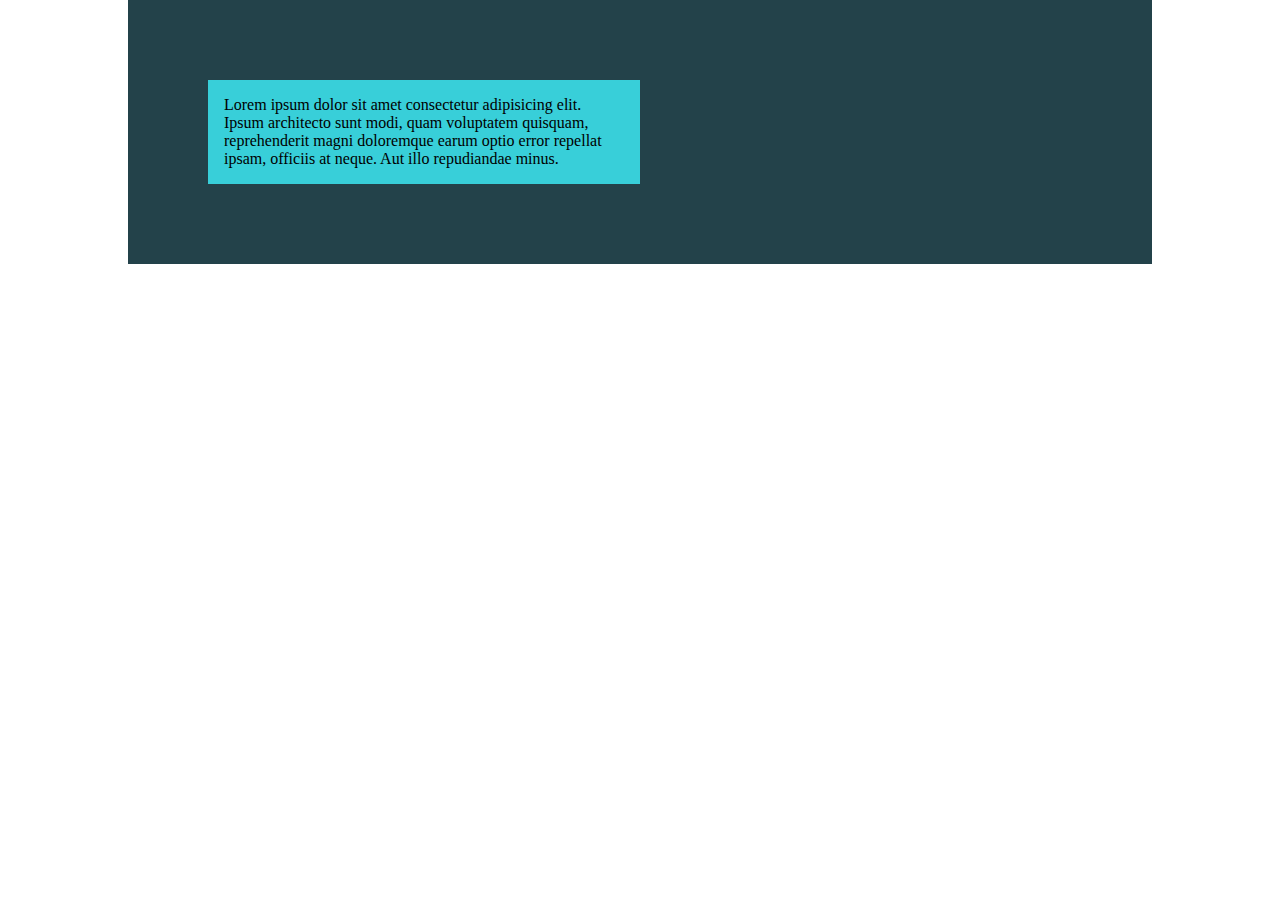
<file: 2_relative_units/index.html>
<!DOCTYPE html>
<html lang="en">
  <head>
    <meta charset="UTF-8" />
    <meta http-equiv="X-UA-Compatible" content="IE=edge" />
    <meta name="viewport" content="width=device-width, initial-scale=1.0" />
    <title>1-Percentages&avoiding heights</title>
    <link rel="stylesheet" href="style.css" />
  </head>
  <body>
    <div class="parent">
      <div class="child">
        Lorem ipsum dolor sit amet consectetur adipisicing elit. Ipsum architecto sunt modi, quam voluptatem quisquam, reprehenderit magni doloremque earum optio error repellat ipsam, officiis at neque. Aut illo repudiandae minus.
      </div>


    </div>
  </body>
</html>
</file>
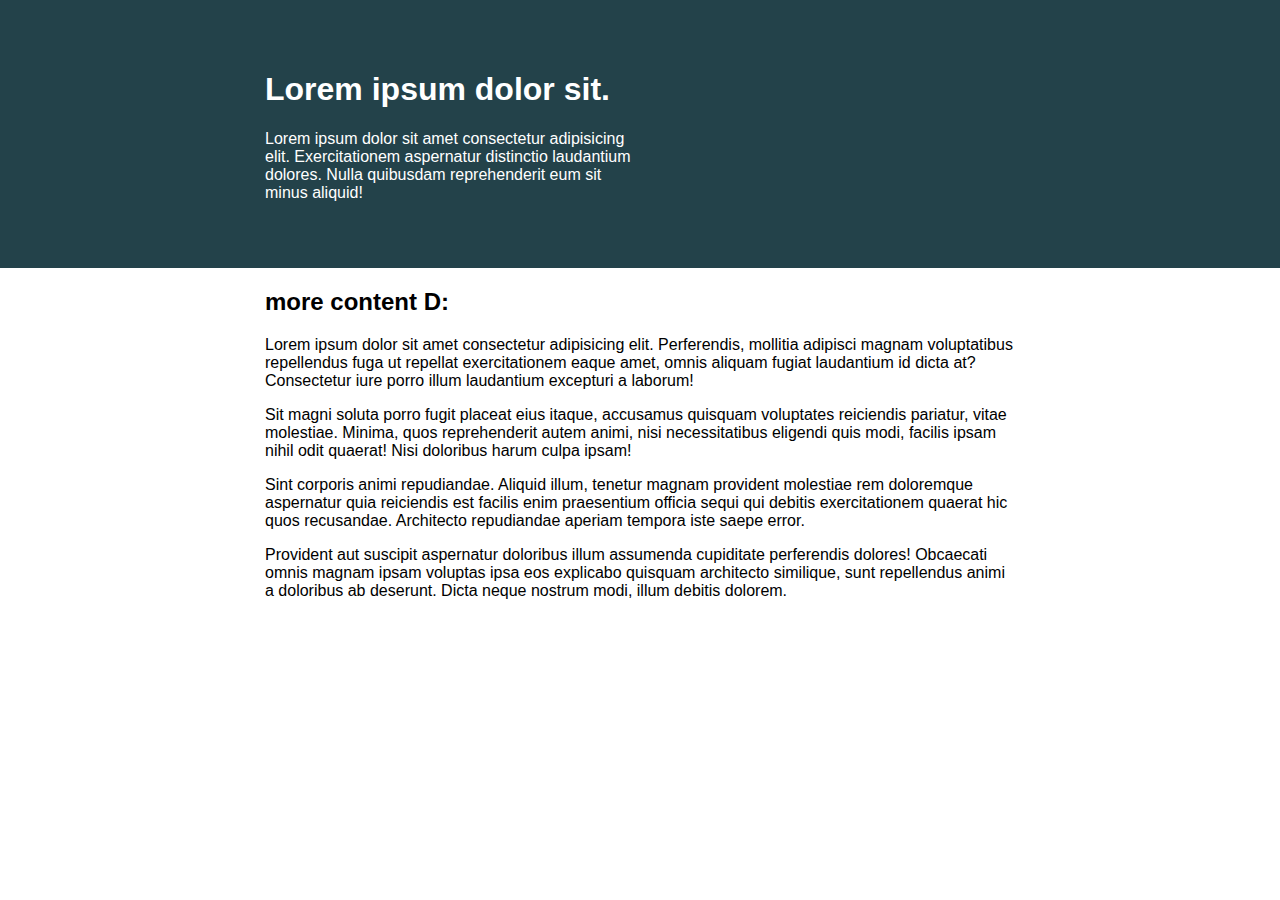
<file: 3_Enter_Max_width/index.html>
<!DOCTYPE html>
<html lang="en">
<head> 
    <meta charset="UTF-8">
    <meta name="viewport" content="width=device-width, initial-scale=1.0">
    <title>Day 01</title>
 
    <link rel="stylesheet" href="style.css">
</head>
<body>

    <div class="container">
        <div class="intro-content">
            <div class="content">
            <h1>Lorem ipsum dolor sit.</h1>
            <p>Lorem ipsum dolor sit amet consectetur adipisicing elit. Exercitationem aspernatur distinctio laudantium dolores. Nulla quibusdam reprehenderit eum sit minus aliquid!</p>
        </div>
    </div>
</div>

<div class="bottom-container">
    <h2>more content D:</h2>
    <p>Lorem ipsum dolor sit amet consectetur adipisicing elit. Perferendis, mollitia adipisci magnam voluptatibus repellendus fuga ut repellat exercitationem eaque amet, omnis aliquam fugiat laudantium id dicta at? Consectetur iure porro illum laudantium excepturi a laborum!</p>
    <p>Sit magni soluta porro fugit placeat eius itaque, accusamus quisquam voluptates reiciendis pariatur, vitae molestiae. Minima, quos reprehenderit autem animi, nisi necessitatibus eligendi quis modi, facilis ipsam nihil odit quaerat! Nisi doloribus harum culpa ipsam!</p>
    <p>Sint corporis animi repudiandae. Aliquid illum, tenetur magnam provident molestiae rem doloremque aspernatur quia reiciendis est facilis enim praesentium officia sequi qui debitis exercitationem quaerat hic quos recusandae. Architecto repudiandae aperiam tempora iste saepe error.</p>
    <p>Provident aut suscipit aspernatur doloribus illum assumenda cupiditate perferendis dolores! Obcaecati omnis magnam ipsam voluptas ipsa eos explicabo quisquam architecto similique, sunt repellendus animi a doloribus ab deserunt. Dicta neque nostrum modi, illum debitis dolorem.</p>

</div>
</body>
</html>
</file>
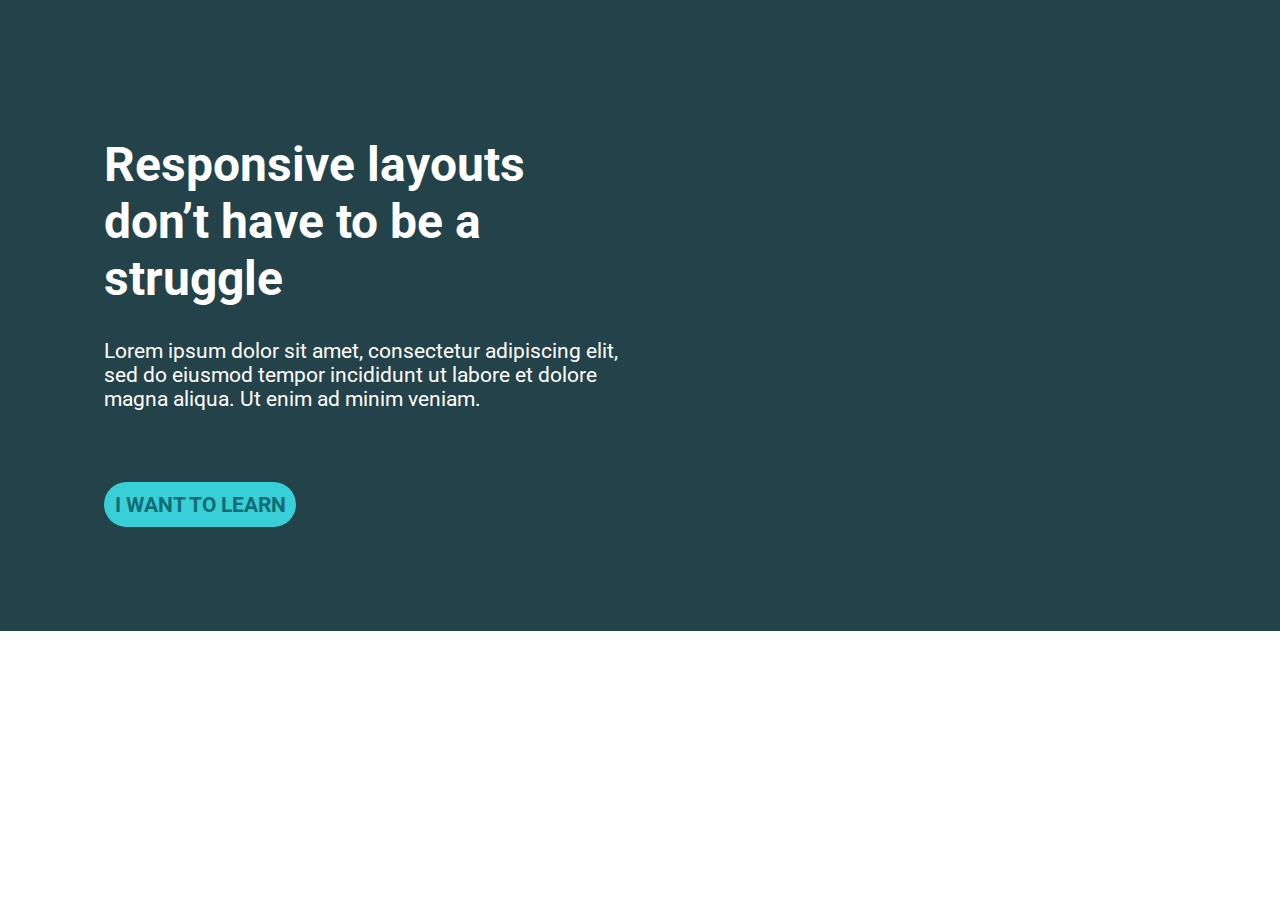
<file: 4_challenge3/index.html>
<!DOCTYPE html>
<html lang="en">
  <head>
    <meta charset="UTF-8" />
    <meta name="viewport" content="width=device-width, initial-scale=1.0" />
    <title>Document</title>
    <link rel="stylesheet" href="style.css" />
  </head>
  <body>
    <div class="outer-container">
      <div class="inner-container">
        <h1>Responsive layouts don’t have to be a struggle</h1>
        <p>
          Lorem ipsum dolor sit amet, consectetur adipiscing elit, sed do
          eiusmod tempor incididunt ut labore et dolore magna aliqua. Ut enim ad
          minim veniam.
        </p>
        <a href="">I WANT TO LEARN</a>
      </div>
    </div>
  </body>
</html>
</file>
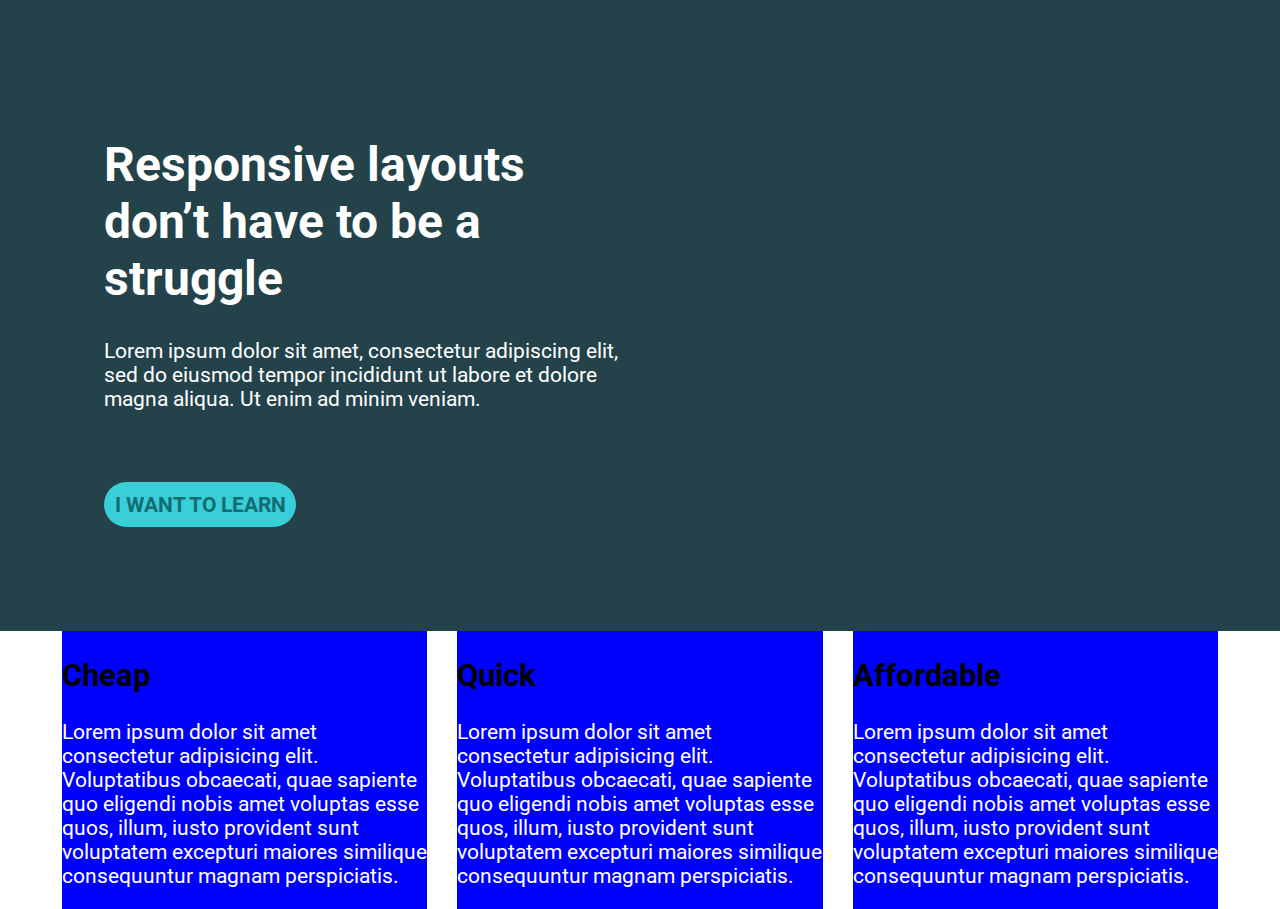
<file: 8_Flexbox/index.html>
<!DOCTYPE html>
<html lang="en">
  <head>
    <meta charset="UTF-8" />
    <meta name="viewport" content="width=device-width, initial-scale=1.0" />
    <title>Document</title>
    <link rel="stylesheet" href="style.css" />
  </head>
  <body>
    <div class="outer-container">
      <div class="inner-container">
        <h1>Responsive layouts don’t have to be a struggle</h1>
        <p>
          Lorem ipsum dolor sit amet, consectetur adipiscing elit, sed do
          eiusmod tempor incididunt ut labore et dolore magna aliqua. Ut enim ad
          minim veniam.
        </p>
        <a href="">I WANT TO LEARN</a>
      </div>
    </div>


      <div class="row">
        <div class="col">
          <h2>Cheap</h2>
          <p>
            Lorem ipsum dolor sit amet consectetur adipisicing elit.
            Voluptatibus obcaecati, quae sapiente quo eligendi nobis amet
            voluptas esse quos, illum, iusto provident sunt voluptatem excepturi
            maiores similique consequuntur magnam perspiciatis.
          </p>
        </div>
        <div class="col">
          <h2>Quick</h2>
          <p>
            Lorem ipsum dolor sit amet consectetur adipisicing elit.
            Voluptatibus obcaecati, quae sapiente quo eligendi nobis amet
            voluptas esse quos, illum, iusto provident sunt voluptatem excepturi
            maiores similique consequuntur magnam perspiciatis.
          </p>
        </div>
        <div class="col">
          <h2>Affordable</h2>
          <p>
            Lorem ipsum dolor sit amet consectetur adipisicing elit.
            Voluptatibus obcaecati, quae sapiente quo eligendi nobis amet
            voluptas esse quos, illum, iusto provident sunt voluptatem excepturi
            maiores similique consequuntur magnam perspiciatis.
          </p>
        </div>
      </div>
  </body>
</html>
</file>
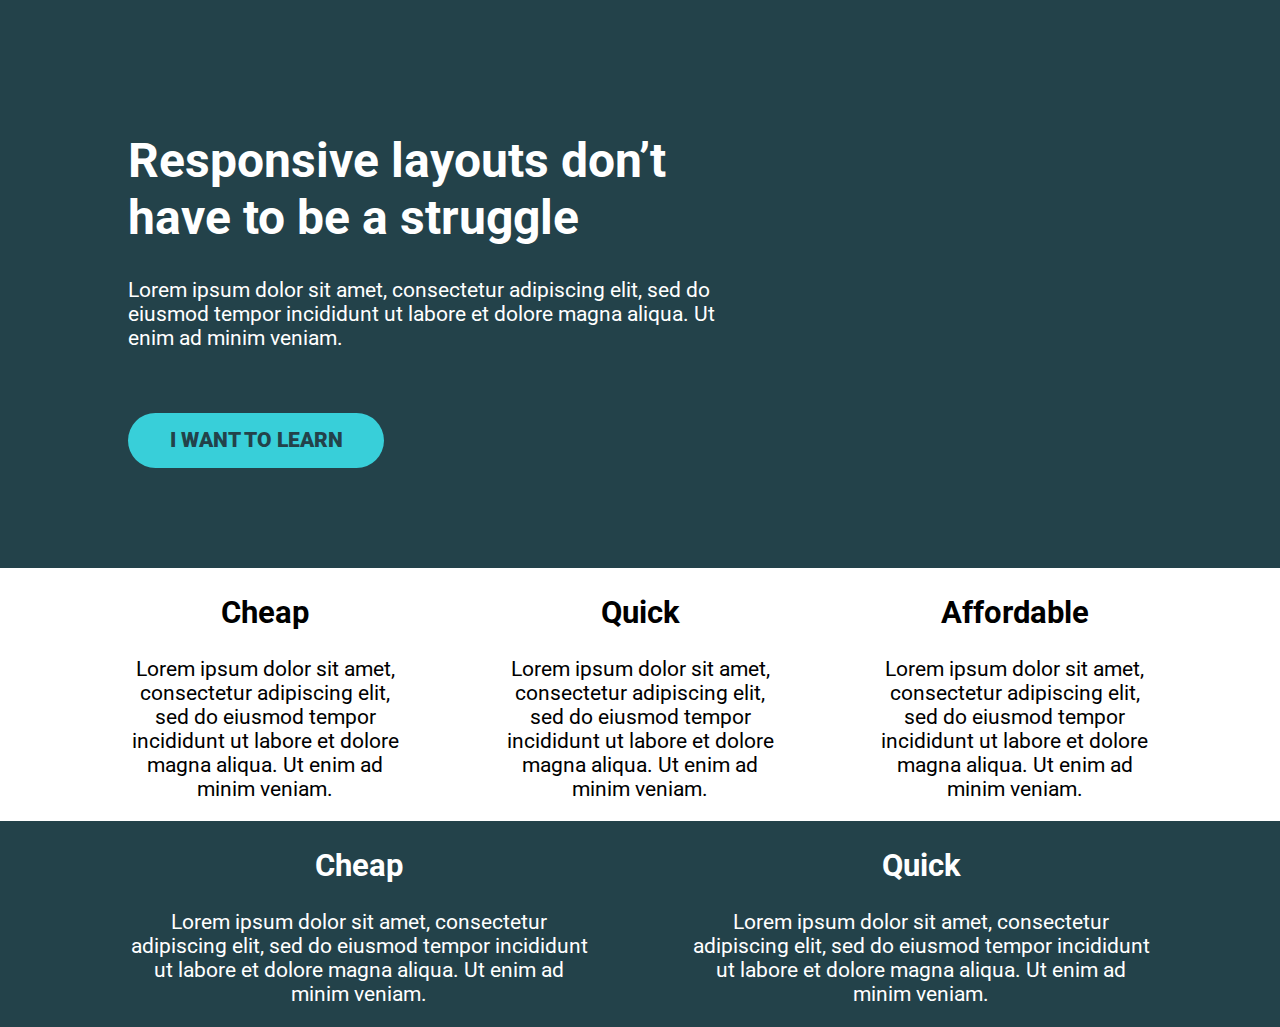
<file: 8_Flexbox_challenge1/index.html>
<!DOCTYPE html>
<html lang="en">
  <head>
    <meta charset="UTF-8" />
    <meta name="viewport" content="width=device-width, initial-scale=1.0" />
    <title>Challenge time!</title>
    <link
      href="https://fonts.googleapis.com/css2?family=Roboto:wght@400;900&display=swap"
      rel="stylesheet"
    />
    <link rel="stylesheet" href="style.css" />
  </head>
  <body>
    <div class="hero">
      <div class="container">
        <div class="hero__text">
          <h1>Responsive layouts don’t have to be a struggle</h1>
          <p>
            Lorem ipsum dolor sit amet, consectetur adipiscing elit, sed do
            eiusmod tempor incididunt ut labore et dolore magna aliqua. Ut enim
            ad minim veniam.
          </p>
          <a href="#" class="btn">I want to learn</a>
        </div>
      </div>
    </div>
    <div class="container three-rows row">
      <div class="col">
        <h2>Cheap</h2>
        <p>
          Lorem ipsum dolor sit amet, consectetur adipiscing elit, sed do
          eiusmod tempor incididunt ut labore et dolore magna aliqua. Ut enim ad
          minim veniam.
        </p>
      </div>
      <div class="col">
        <h2>Quick</h2>
        <p>
          Lorem ipsum dolor sit amet, consectetur adipiscing elit, sed do
          eiusmod tempor incididunt ut labore et dolore magna aliqua. Ut enim ad
          minim veniam.
        </p>
      </div>
      <div class="col">
        <h2>Affordable</h2>
        <p>
          Lorem ipsum dolor sit amet, consectetur adipiscing elit, sed do
          eiusmod tempor incididunt ut labore et dolore magna aliqua. Ut enim ad
          minim veniam.
        </p>
      </div>
    </div>

    <div class="footer two-rows">
      <div class="container row">
        <div class="col">
          <h2>Cheap</h2>
          <p>
            Lorem ipsum dolor sit amet, consectetur adipiscing elit, sed do
            eiusmod tempor incididunt ut labore et dolore magna aliqua. Ut enim
            ad minim veniam.
          </p>
        </div>
        <div class="col">
          <h2>Quick</h2>
          <p>
            Lorem ipsum dolor sit amet, consectetur adipiscing elit, sed do
            eiusmod tempor incididunt ut labore et dolore magna aliqua. Ut enim
            ad minim veniam.
          </p>
        </div>
      </div>
    </div>
  </body>
</html>
</file>
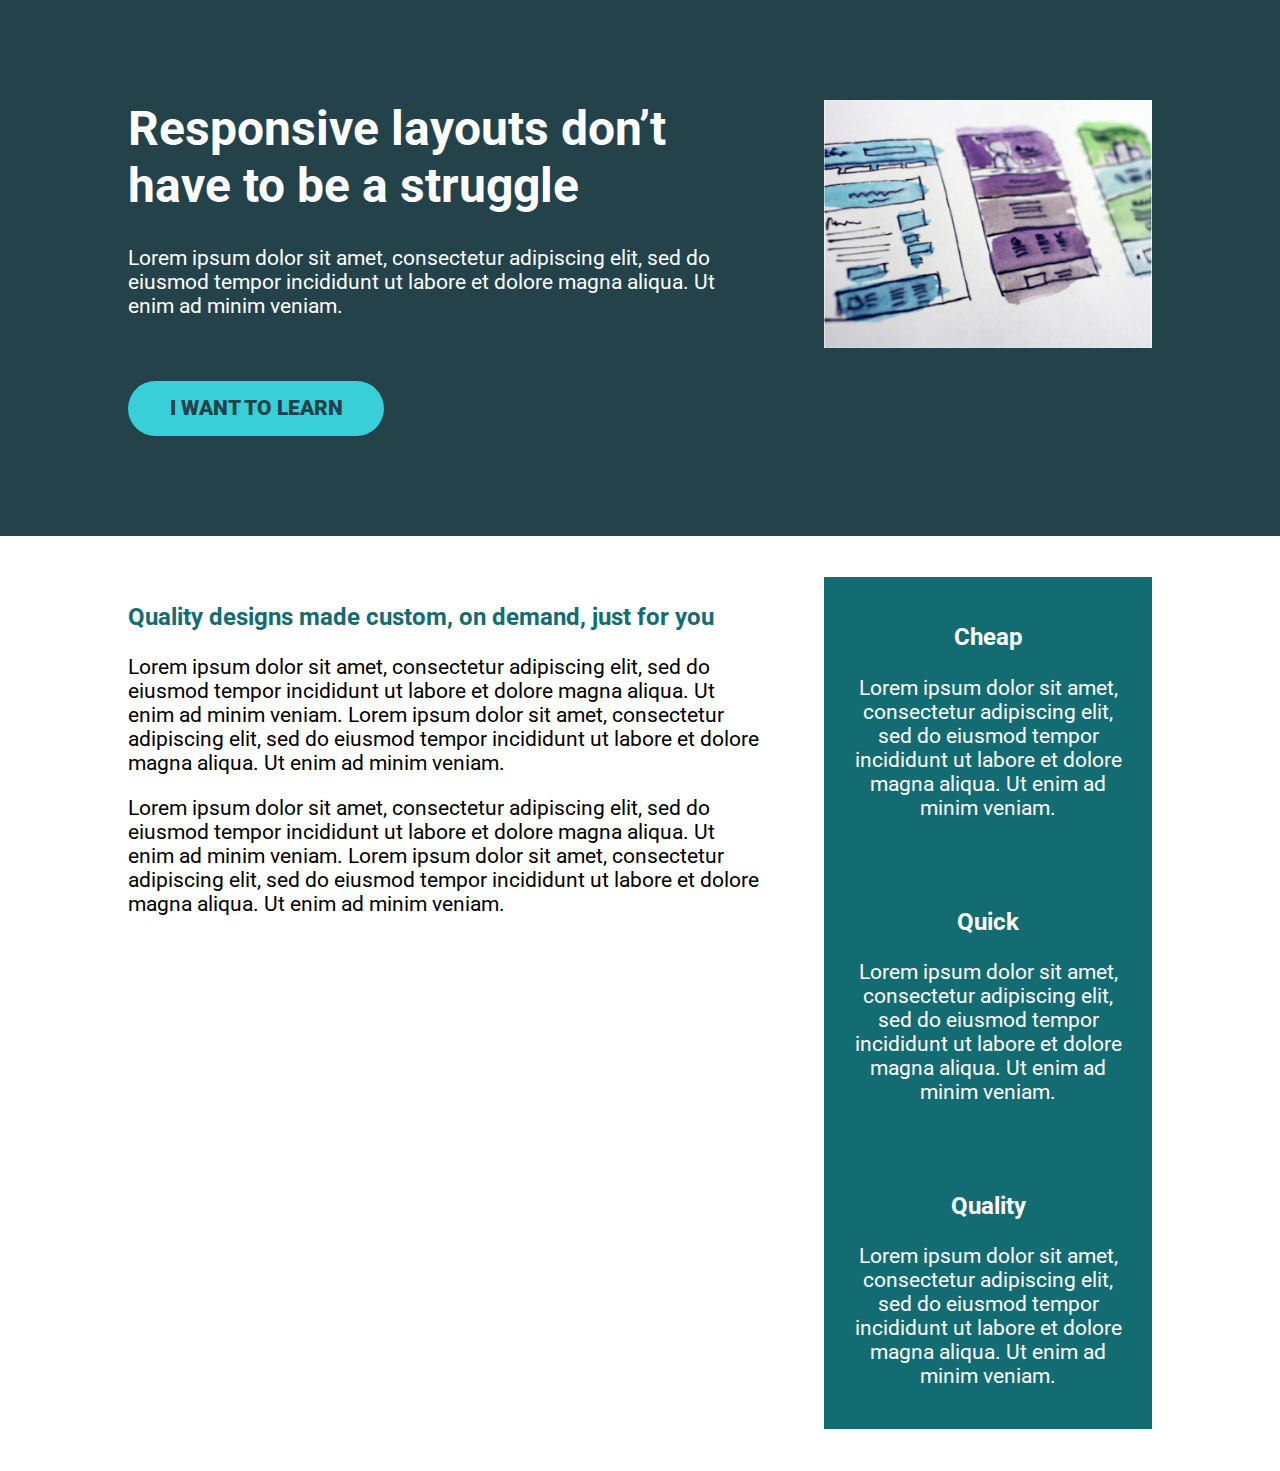
<file: 8_Flexbox_challenge2/index.html>
<!DOCTYPE html>
<html lang="en">
  <head>
    <meta charset="UTF-8" />
    <meta name="viewport" content="width=device-width, initial-scale=1.0" />
    <title>Conquering Rsponsive Layouts</title>
    <link
      href="https://fonts.googleapis.com/css2?family=Roboto:wght@400;900&display=swap"
      rel="stylesheet"
    />
    <link rel="stylesheet" href="style.css" />
  </head>
  <body>
    <div class="hero">
      <div class="container row">
        <div class="hero__text">
          <h1>Responsive layouts don’t have to be a struggle</h1>
          <p>
            Lorem ipsum dolor sit amet, consectetur adipiscing elit, sed do
            eiusmod tempor incididunt ut labore et dolore magna aliqua. Ut enim
            ad minim veniam.
          </p>
          <a href="#" class="btn">I want to learn</a>
        </div>
        <div class="hero__img">
          <img src="img/hero-img.jpg" alt="" />
        </div>
      </div>
    </div>

    <div class="container row bottom">
      <div class="col section-1">
        <h3>Quality designs made custom, on demand, just for you</h3>
        <p>
          Lorem ipsum dolor sit amet, consectetur adipiscing elit, sed do
          eiusmod tempor incididunt ut labore et dolore magna aliqua. Ut enim ad
          minim veniam. Lorem ipsum dolor sit amet, consectetur adipiscing elit,
          sed do eiusmod tempor incididunt ut labore et dolore magna aliqua. Ut
          enim ad minim veniam.
        </p>
        <p>
          Lorem ipsum dolor sit amet, consectetur adipiscing elit, sed do
          eiusmod tempor incididunt ut labore et dolore magna aliqua. Ut enim ad
          minim veniam. Lorem ipsum dolor sit amet, consectetur adipiscing elit,
          sed do eiusmod tempor incididunt ut labore et dolore magna aliqua. Ut
          enim ad minim veniam.
        </p>
      </div>
      <div class="col section-2">
        <div class="center">
          <h3>Cheap</h3>
          <p>
            Lorem ipsum dolor sit amet, consectetur adipiscing elit, sed do
            eiusmod tempor incididunt ut labore et dolore magna aliqua. Ut enim
            ad minim veniam.
          </p>
        </div>
        <div class="center">
          <h3>Quick</h3>
          <p>
            Lorem ipsum dolor sit amet, consectetur adipiscing elit, sed do
            eiusmod tempor incididunt ut labore et dolore magna aliqua. Ut enim
            ad minim veniam.
          </p>
        </div>
        <div class="center">
          <h3>Quality</h3>
          <p>
            Lorem ipsum dolor sit amet, consectetur adipiscing elit, sed do
            eiusmod tempor incididunt ut labore et dolore magna aliqua. Ut enim
            ad minim veniam.
          </p>
        </div>
      </div>
    </div>
  </body>
</html>
</file>
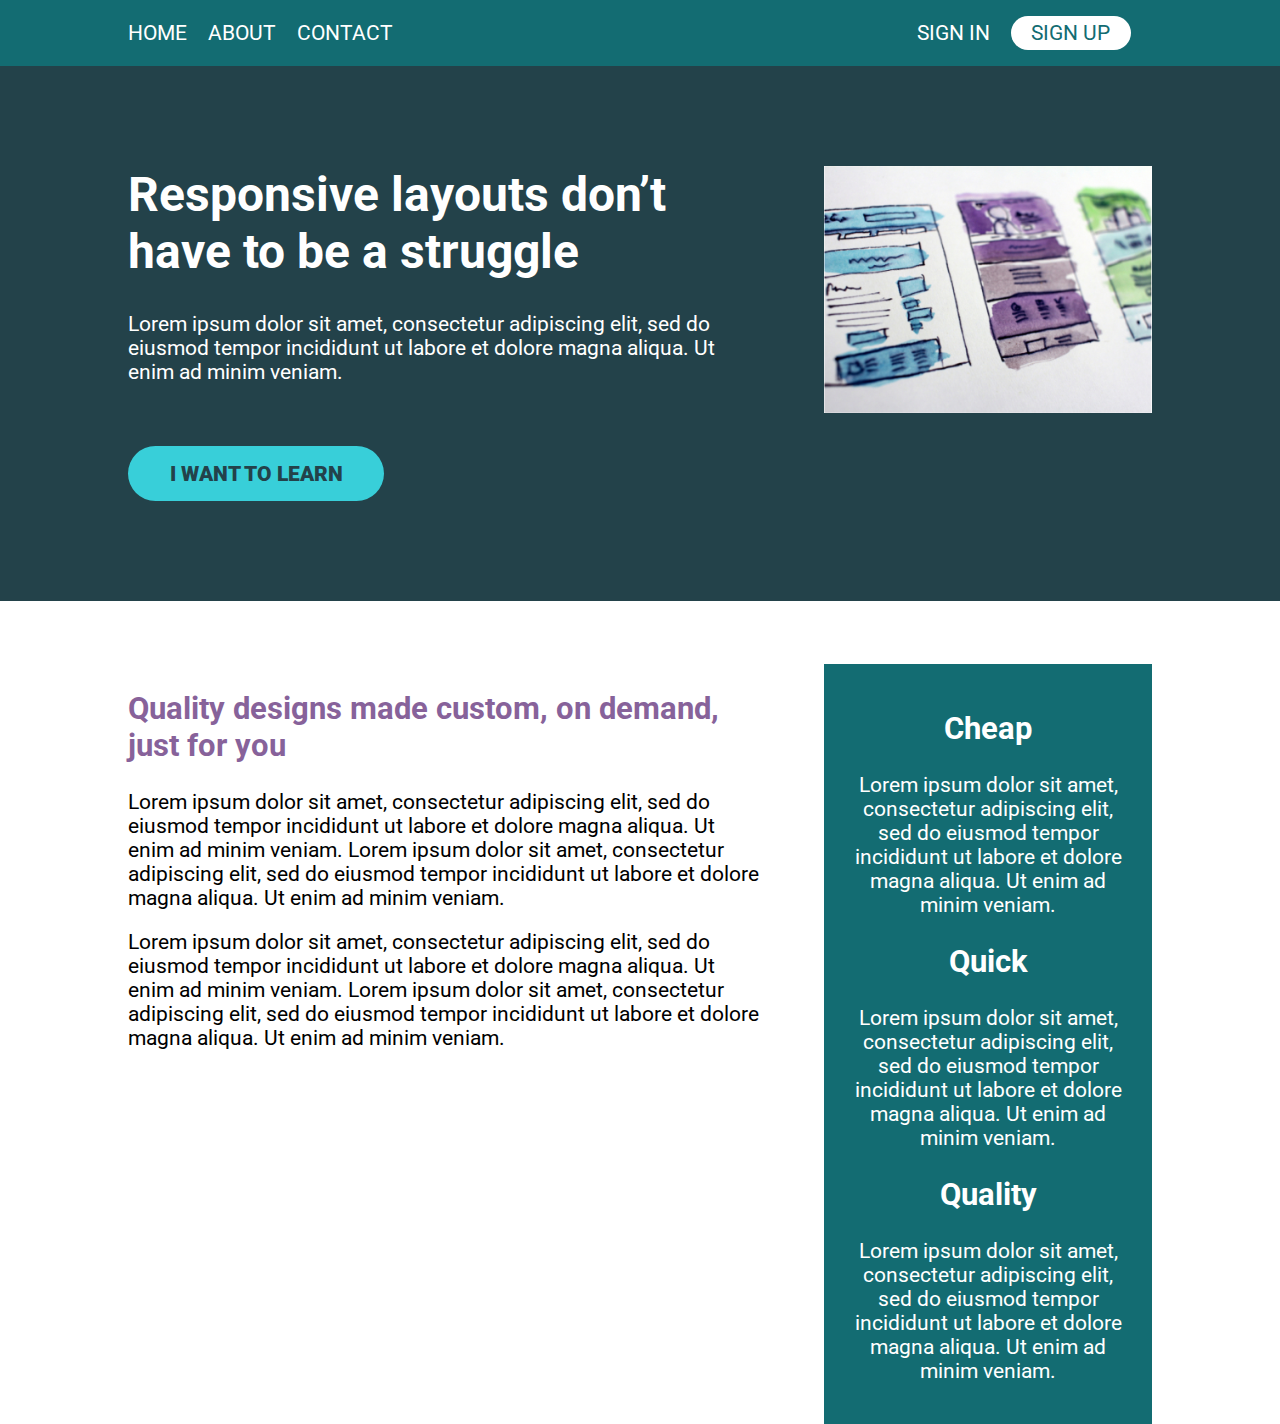
<file: 8_Flexbox_challenge3.1.1/index.html>
<!DOCTYPE html>
<html lang="en">
  <head>
    <meta charset="UTF-8" />
    <meta name="viewport" content="width=device-width, initial-scale=1.0" />
    <title>Conquering Responsive Layouts</title>
    <link
      href="https://fonts.googleapis.com/css2?family=Roboto:wght@400;900&display=swap"
      rel="stylesheet"
    />
    <link rel="stylesheet" href="style.css" />
  </head>
  <body>
    <header>
      <div class="container">
        <!-- for different types of navigation -->
        <!-- https://courses.kevinpowell.co/view/courses/conquering-responsive-layouts/266333-day-12-getting-fancy-with-navigations/770946-fancier-up-our-navigation-with-flexbox -->
        <nav class="nav">
          <ul class="nav__list">
            <li class="nav__item"><a href="#" class="nav__link">Home</a></li>
            <li class="nav__item"><a href="#" class="nav__link">About</a></li>
            <li class="nav__item"><a href="#" class="nav__link">Contact</a></li>
          </ul>
          <ul class="nav__list">
            <li class="nav__item nav__item--push-right">
              <a href="#" class="nav__link">Sign In</a>
            </li>
            <li class="nav__item">
              <a href="#" class="nav__link nav__link--button">Sign up</a>
            </li>
          </ul>
        </nav>
      </div>
    </header>

    <section class="hero">
      <div class="container row">
        <div class="hero__text">
          <h1>Responsive layouts don’t have to be a struggle</h1>
          <p>
            Lorem ipsum dolor sit amet, consectetur adipiscing elit, sed do
            eiusmod tempor incididunt ut labore et dolore magna aliqua. Ut enim
            ad minim veniam.
          </p>
          <a href="#" class="btn">I want to learn</a>
        </div>
        <img
          src="img/hero-img.jpg"
          alt="UX design sketches"
          class="hero__img"
        />
      </div>
    </section>

    <main class="main container row">
      <section class="primary-content">
        <h2 class="section-title">
          Quality designs made custom, on demand, just for you
        </h2>
        <p>
          Lorem ipsum dolor sit amet, consectetur adipiscing elit, sed do
          eiusmod tempor incididunt ut labore et dolore magna aliqua. Ut enim ad
          minim veniam. Lorem ipsum dolor sit amet, consectetur adipiscing elit,
          sed do eiusmod tempor incididunt ut labore et dolore magna aliqua. Ut
          enim ad minim veniam.
        </p>
        <p>
          Lorem ipsum dolor sit amet, consectetur adipiscing elit, sed do
          eiusmod tempor incididunt ut labore et dolore magna aliqua. Ut enim ad
          minim veniam. Lorem ipsum dolor sit amet, consectetur adipiscing elit,
          sed do eiusmod tempor incididunt ut labore et dolore magna aliqua. Ut
          enim ad minim veniam.
        </p>
      </section>
      <aside class="sidebar">
        <h2 class="sidebar-title">Cheap</h2>
        <p>
          Lorem ipsum dolor sit amet, consectetur adipiscing elit, sed do
          eiusmod tempor incididunt ut labore et dolore magna aliqua. Ut enim ad
          minim veniam.
        </p>

        <h2 class="sidebar-title">Quick</h2>
        <p>
          Lorem ipsum dolor sit amet, consectetur adipiscing elit, sed do
          eiusmod tempor incididunt ut labore et dolore magna aliqua. Ut enim ad
          minim veniam.
        </p>

        <h2 class="sidebar-title">Quality</h2>
        <p>
          Lorem ipsum dolor sit amet, consectetur adipiscing elit, sed do
          eiusmod tempor incididunt ut labore et dolore magna aliqua. Ut enim ad
          minim veniam.
        </p>
      </aside>
    </main>
  </body>
</html>
</file>
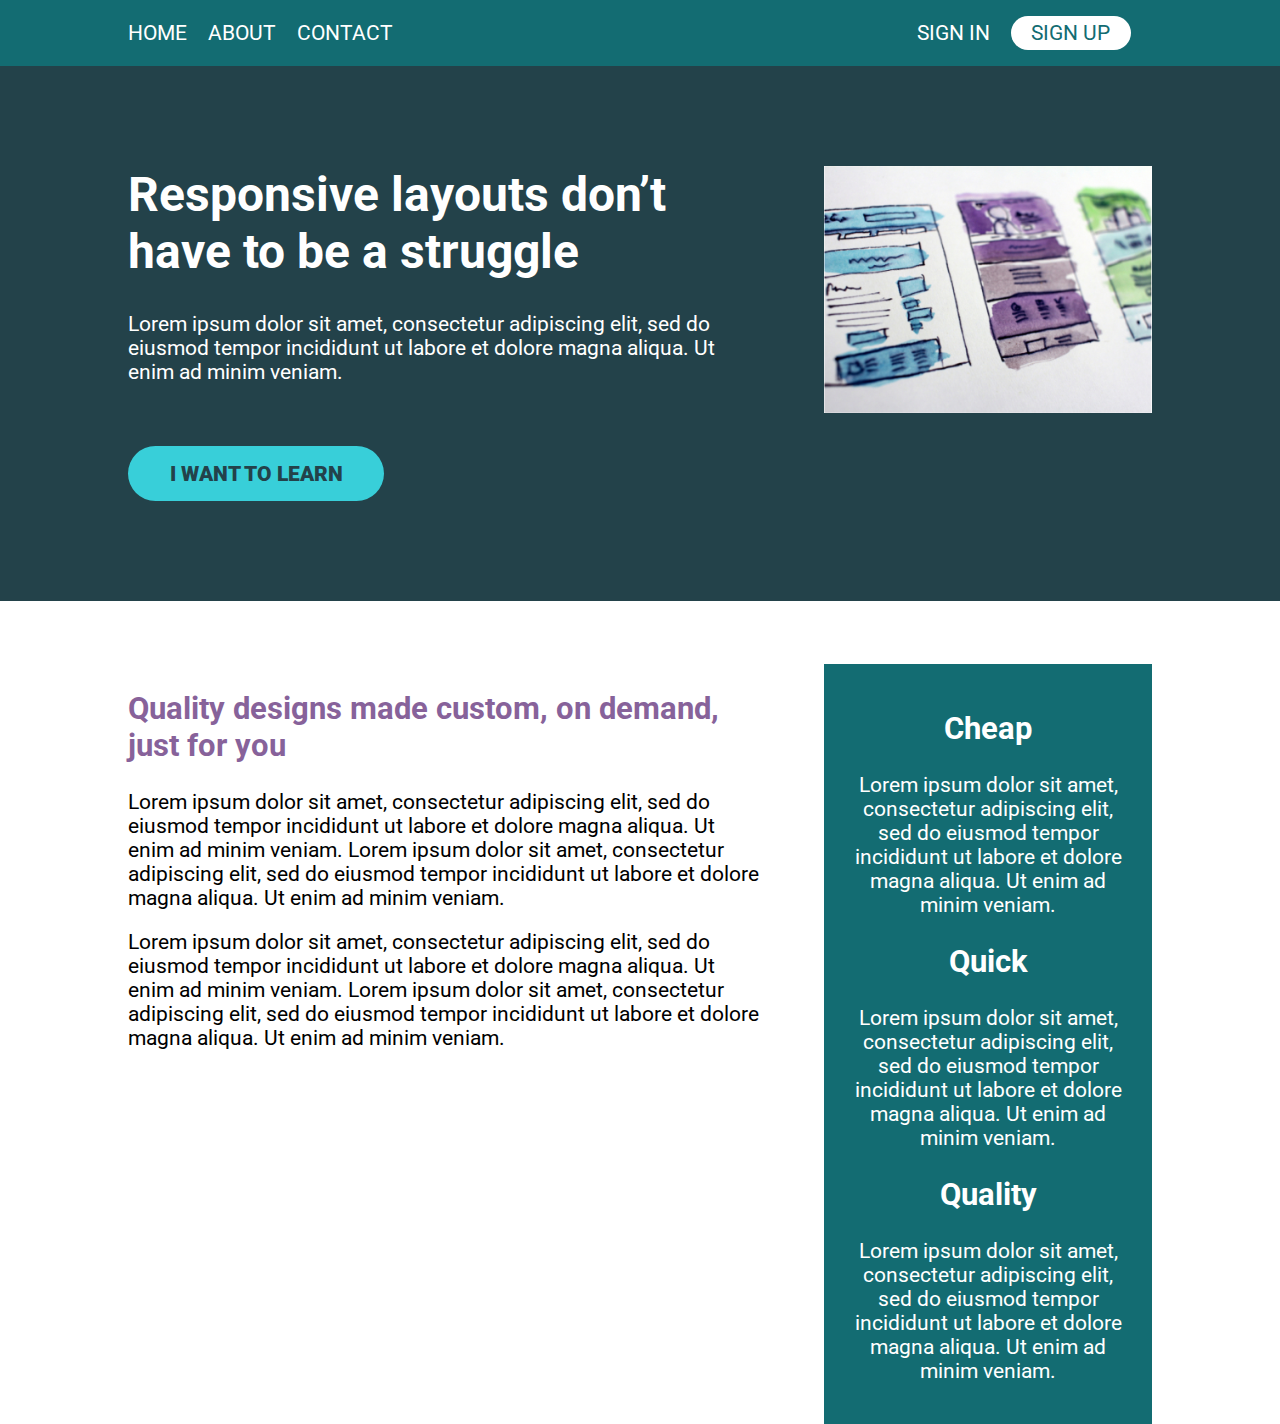
<file: 8_Flexbox_challenge3.1/index.html>
<!DOCTYPE html>
<html lang="en">
  <head>
    <meta charset="UTF-8" />
    <meta name="viewport" content="width=device-width, initial-scale=1.0" />
    <title>Conquering Responsive Layouts</title>
    <link
      href="https://fonts.googleapis.com/css2?family=Roboto:wght@400;900&display=swap"
      rel="stylesheet"
    />
    <link rel="stylesheet" href="style.css" />
  </head>
  <body>
    <header>
      <div class="container">
        <!-- for different types of navigation -->
        <!-- https://courses.kevinpowell.co/view/courses/conquering-responsive-layouts/266333-day-12-getting-fancy-with-navigations/770946-fancier-up-our-navigation-with-flexbox -->
        <nav class="nav">
          <ul class="nav__list">
            <li class="nav__item"><a href="#" class="nav__link">Home</a></li>
            <li class="nav__item"><a href="#" class="nav__link">About</a></li>
            <li class="nav__item"><a href="#" class="nav__link">Contact</a></li>
            <li class="nav__item nav__item--push-right">
              <a href="#" class="nav__link">Sign In</a>
            </li>
            <li class="nav__item">
              <a href="#" class="nav__link nav__link--button">Sign up</a>
            </li>
          </ul>
        </nav>
      </div>
    </header>

    <section class="hero">
      <div class="container row">
        <div class="hero__text">
          <h1>Responsive layouts don’t have to be a struggle</h1>
          <p>
            Lorem ipsum dolor sit amet, consectetur adipiscing elit, sed do
            eiusmod tempor incididunt ut labore et dolore magna aliqua. Ut enim
            ad minim veniam.
          </p>
          <a href="#" class="btn">I want to learn</a>
        </div>
        <img
          src="img/hero-img.jpg"
          alt="UX design sketches"
          class="hero__img"
        />
      </div>
    </section>

    <main class="main container row">
      <section class="primary-content">
        <h2 class="section-title">
          Quality designs made custom, on demand, just for you
        </h2>
        <p>
          Lorem ipsum dolor sit amet, consectetur adipiscing elit, sed do
          eiusmod tempor incididunt ut labore et dolore magna aliqua. Ut enim ad
          minim veniam. Lorem ipsum dolor sit amet, consectetur adipiscing elit,
          sed do eiusmod tempor incididunt ut labore et dolore magna aliqua. Ut
          enim ad minim veniam.
        </p>
        <p>
          Lorem ipsum dolor sit amet, consectetur adipiscing elit, sed do
          eiusmod tempor incididunt ut labore et dolore magna aliqua. Ut enim ad
          minim veniam. Lorem ipsum dolor sit amet, consectetur adipiscing elit,
          sed do eiusmod tempor incididunt ut labore et dolore magna aliqua. Ut
          enim ad minim veniam.
        </p>
      </section>
      <aside class="sidebar">
        <h2 class="sidebar-title">Cheap</h2>
        <p>
          Lorem ipsum dolor sit amet, consectetur adipiscing elit, sed do
          eiusmod tempor incididunt ut labore et dolore magna aliqua. Ut enim ad
          minim veniam.
        </p>

        <h2 class="sidebar-title">Quick</h2>
        <p>
          Lorem ipsum dolor sit amet, consectetur adipiscing elit, sed do
          eiusmod tempor incididunt ut labore et dolore magna aliqua. Ut enim ad
          minim veniam.
        </p>

        <h2 class="sidebar-title">Quality</h2>
        <p>
          Lorem ipsum dolor sit amet, consectetur adipiscing elit, sed do
          eiusmod tempor incididunt ut labore et dolore magna aliqua. Ut enim ad
          minim veniam.
        </p>
      </aside>
    </main>
  </body>
</html>
</file>
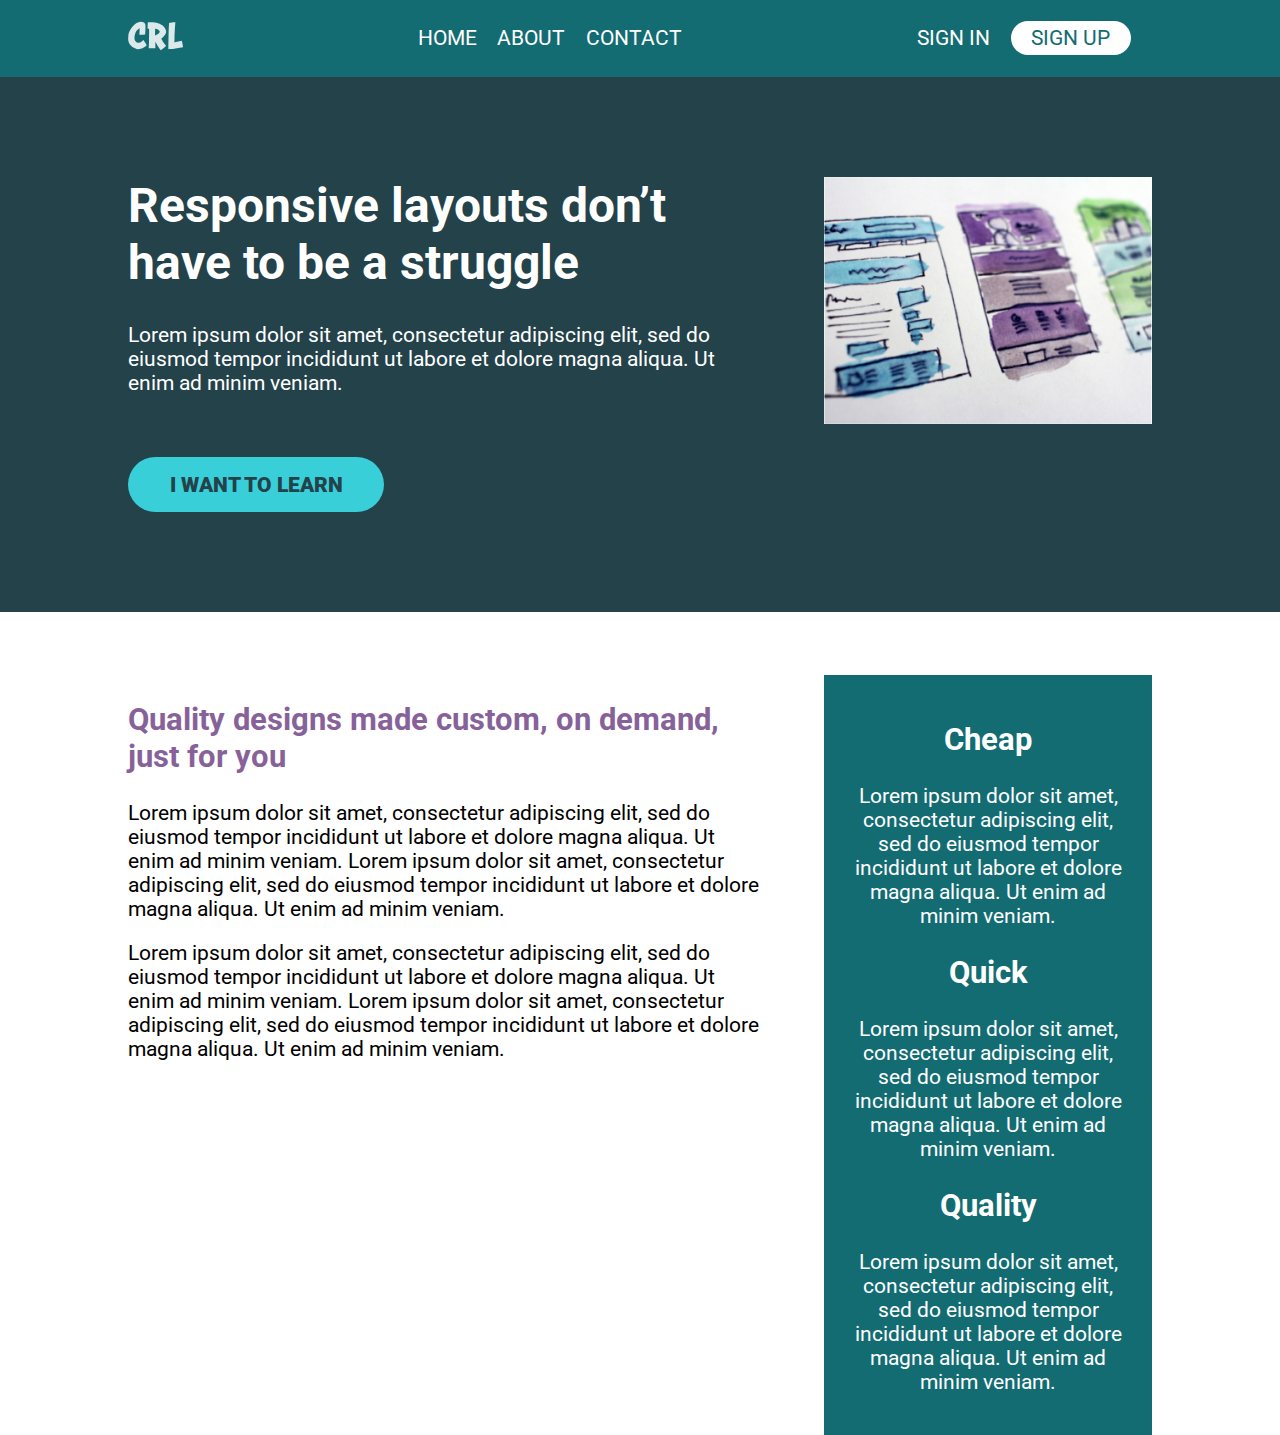
<file: 8_Flexbox_challenge3.2/index.html>
<!DOCTYPE html>
<html lang="en">

<head>
  <meta charset="UTF-8" />
  <meta name="viewport" content="width=device-width, initial-scale=1.0" />
  <title>Conquering Responsive Layouts</title>
  <link href="https://fonts.googleapis.com/css2?family=Roboto:wght@400;900&display=swap" rel="stylesheet" />
  <link rel="stylesheet" href="style.css" />
</head>

<body>
  <header>
    <div class="container row">
      <!-- for different types of navigation -->
      <!-- https://courses.kevinpowell.co/view/courses/conquering-responsive-layouts/266333-day-12-getting-fancy-with-navigations/770946-fancier-up-our-navigation-with-flexbox -->
      <a class="logo" href="#">
        <img src="img/logo.svg" alt="conquering-responsive-layouts">
      </a>
      <nav class="nav">
        <ul class="nav__list nav__list--primary">
          <!-- <a href="#">
              <img src="img/logo.svg" alt="conquering-responsive-layouts">
            </a> -->
          <li class="nav__item"><a href="#" class="nav__link">Home</a></li>
          <li class="nav__item"><a href="#" class="nav__link">About</a></li>
          <li class="nav__item"><a href="#" class="nav__link">Contact</a></li>
        </ul>
        <ul class="nav__list">
          <li class="nav__item nav__item--push-right">
            <a href="#" class="nav__link">Sign In</a>
          </li>
          <li class="nav__item">
            <a href="#" class="nav__link nav__link--button">Sign up</a>
          </li>
        </ul>
      </nav>
    </div>
  </header>

  <section class="hero">
    <div class="container row">
      <div class="hero__text">
        <h1>Responsive layouts don’t have to be a struggle</h1>
        <p>
          Lorem ipsum dolor sit amet, consectetur adipiscing elit, sed do
          eiusmod tempor incididunt ut labore et dolore magna aliqua. Ut enim
          ad minim veniam.
        </p>
        <a href="#" class="btn">I want to learn</a>
      </div>
      <img src="img/hero-img.jpg" alt="UX design sketches" class="hero__img" />
    </div>
  </section>

  <main class="main container row">
    <section class="primary-content">
      <h2 class="section-title">
        Quality designs made custom, on demand, just for you
      </h2>
      <p>
        Lorem ipsum dolor sit amet, consectetur adipiscing elit, sed do
        eiusmod tempor incididunt ut labore et dolore magna aliqua. Ut enim ad
        minim veniam. Lorem ipsum dolor sit amet, consectetur adipiscing elit,
        sed do eiusmod tempor incididunt ut labore et dolore magna aliqua. Ut
        enim ad minim veniam.
      </p>
      <p>
        Lorem ipsum dolor sit amet, consectetur adipiscing elit, sed do
        eiusmod tempor incididunt ut labore et dolore magna aliqua. Ut enim ad
        minim veniam. Lorem ipsum dolor sit amet, consectetur adipiscing elit,
        sed do eiusmod tempor incididunt ut labore et dolore magna aliqua. Ut
        enim ad minim veniam.
      </p>
    </section>
    <aside class="sidebar">
      <h2 class="sidebar-title">Cheap</h2>
      <p>
        Lorem ipsum dolor sit amet, consectetur adipiscing elit, sed do
        eiusmod tempor incididunt ut labore et dolore magna aliqua. Ut enim ad
        minim veniam.
      </p>

      <h2 class="sidebar-title">Quick</h2>
      <p>
        Lorem ipsum dolor sit amet, consectetur adipiscing elit, sed do
        eiusmod tempor incididunt ut labore et dolore magna aliqua. Ut enim ad
        minim veniam.
      </p>

      <h2 class="sidebar-title">Quality</h2>
      <p>
        Lorem ipsum dolor sit amet, consectetur adipiscing elit, sed do
        eiusmod tempor incididunt ut labore et dolore magna aliqua. Ut enim ad
        minim veniam.
      </p>
    </aside>
  </main>
</body>

</html>
</file>
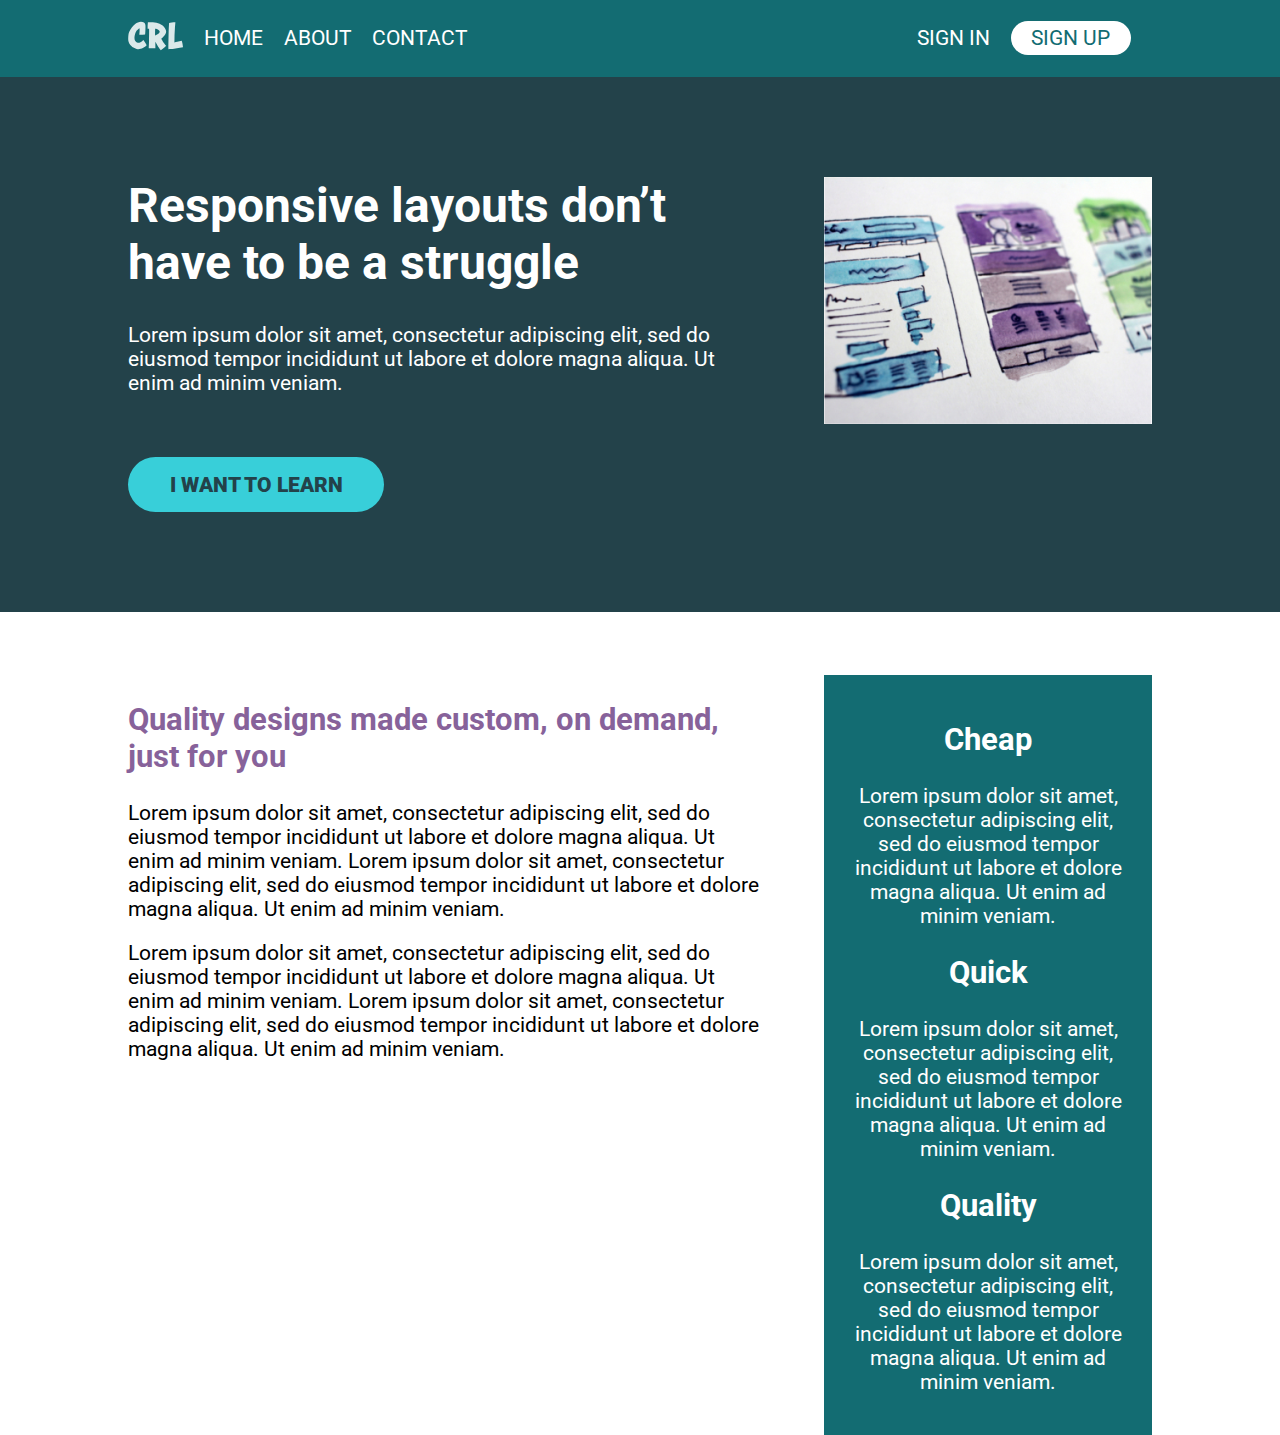
<file: 8_Flexbox_challenge3.3/index.html>
<!DOCTYPE html>
<html lang="en">

<head>
  <meta charset="UTF-8" />
  <meta name="viewport" content="width=device-width, initial-scale=1.0" />
  <title>Conquering Responsive Layouts</title>
  <link href="https://fonts.googleapis.com/css2?family=Roboto:wght@400;900&display=swap" rel="stylesheet" />
  <link rel="stylesheet" href="style.css" />
</head>

<body>
  <header>
    <div class="container row">
      <!-- for different types of navigation -->
      <!-- https://courses.kevinpowell.co/view/courses/conquering-responsive-layouts/266333-day-12-getting-fancy-with-navigations/770946-fancier-up-our-navigation-with-flexbox -->
      <a class="logo" href="#">
        <img src="img/logo.svg" alt="conquering-responsive-layouts">
      </a>
      <nav class="nav">
        <ul class="nav__list">
          <!-- <a href="#">
              <img src="img/logo.svg" alt="conquering-responsive-layouts">
            </a> -->
          <li class="nav__item"><a href="#" class="nav__link">Home</a></li>
          <li class="nav__item"><a href="#" class="nav__link">About</a></li>
          <li class="nav__item"><a href="#" class="nav__link">Contact</a></li>
        </ul>
        <ul class="nav__list">
          <li class="nav__item nav__item--push-right">
            <a href="#" class="nav__link">Sign In</a>
          </li>
          <li class="nav__item">
            <a href="#" class="nav__link nav__link--button">Sign up</a>
          </li>
        </ul>
      </nav>
    </div>
  </header>

  <section class="hero">
    <div class="container row">
      <div class="hero__text">
        <h1>Responsive layouts don’t have to be a struggle</h1>
        <p>
          Lorem ipsum dolor sit amet, consectetur adipiscing elit, sed do
          eiusmod tempor incididunt ut labore et dolore magna aliqua. Ut enim
          ad minim veniam.
        </p>
        <a href="#" class="btn">I want to learn</a>
      </div>
      <img src="img/hero-img.jpg" alt="UX design sketches" class="hero__img" />
    </div>
  </section>

  <main class="main container row">
    <section class="primary-content">
      <h2 class="section-title">
        Quality designs made custom, on demand, just for you
      </h2>
      <p>
        Lorem ipsum dolor sit amet, consectetur adipiscing elit, sed do
        eiusmod tempor incididunt ut labore et dolore magna aliqua. Ut enim ad
        minim veniam. Lorem ipsum dolor sit amet, consectetur adipiscing elit,
        sed do eiusmod tempor incididunt ut labore et dolore magna aliqua. Ut
        enim ad minim veniam.
      </p>
      <p>
        Lorem ipsum dolor sit amet, consectetur adipiscing elit, sed do
        eiusmod tempor incididunt ut labore et dolore magna aliqua. Ut enim ad
        minim veniam. Lorem ipsum dolor sit amet, consectetur adipiscing elit,
        sed do eiusmod tempor incididunt ut labore et dolore magna aliqua. Ut
        enim ad minim veniam.
      </p>
    </section>
    <aside class="sidebar">
      <h2 class="sidebar-title">Cheap</h2>
      <p>
        Lorem ipsum dolor sit amet, consectetur adipiscing elit, sed do
        eiusmod tempor incididunt ut labore et dolore magna aliqua. Ut enim ad
        minim veniam.
      </p>

      <h2 class="sidebar-title">Quick</h2>
      <p>
        Lorem ipsum dolor sit amet, consectetur adipiscing elit, sed do
        eiusmod tempor incididunt ut labore et dolore magna aliqua. Ut enim ad
        minim veniam.
      </p>

      <h2 class="sidebar-title">Quality</h2>
      <p>
        Lorem ipsum dolor sit amet, consectetur adipiscing elit, sed do
        eiusmod tempor incididunt ut labore et dolore magna aliqua. Ut enim ad
        minim veniam.
      </p>
    </aside>
  </main>
</body>

</html>
</file>
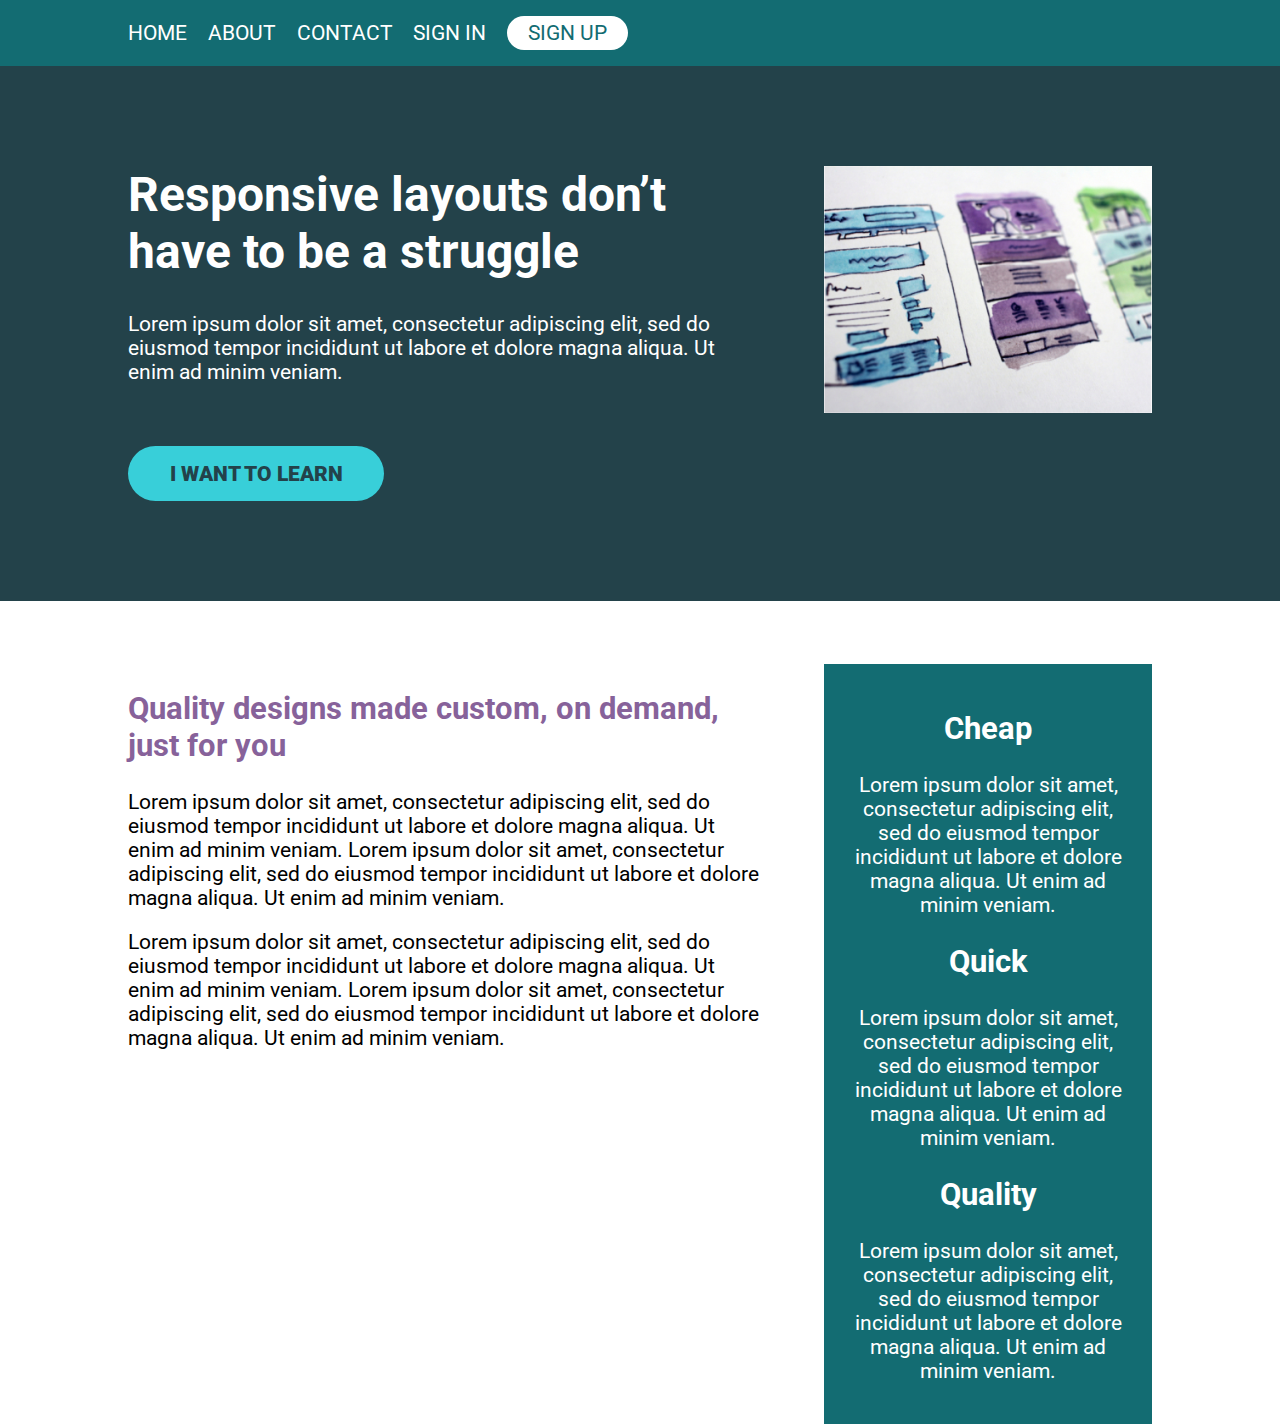
<file: 8_Flexbox_challenge3/index.html>
<!DOCTYPE html>
<html lang="en">
  <head>
    <meta charset="UTF-8" />
    <meta name="viewport" content="width=device-width, initial-scale=1.0" />
    <title>Conquering Responsive Layouts</title>
    <link
      href="https://fonts.googleapis.com/css2?family=Roboto:wght@400;900&display=swap"
      rel="stylesheet"
    />
    <link rel="stylesheet" href="style.css" />
  </head>
  <body>
    <header>
      <div class="container">
        <!-- for different types of navigation -->
        <!-- https://courses.kevinpowell.co/view/courses/conquering-responsive-layouts/266333-day-12-getting-fancy-with-navigations/770946-fancier-up-our-navigation-with-flexbox -->
        <nav class="nav">
          <ul class="nav__list">
            <li class="nav__item"><a href="#" class="nav__link">Home</a></li>
            <li class="nav__item"><a href="#" class="nav__link">About</a></li>
            <li class="nav__item"><a href="#" class="nav__link">Contact</a></li>
            <li class="nav__item"><a href="#" class="nav__link">Sign In</a></li>
            <li class="nav__item">
              <a href="#" class="nav__link nav__link--button">Sign up</a>
            </li>
          </ul>
        </nav>
      </div>
    </header>

    <section class="hero">
      <div class="container row">
        <div class="hero__text">
          <h1>Responsive layouts don’t have to be a struggle</h1>
          <p>
            Lorem ipsum dolor sit amet, consectetur adipiscing elit, sed do
            eiusmod tempor incididunt ut labore et dolore magna aliqua. Ut enim
            ad minim veniam.
          </p>
          <a href="#" class="btn">I want to learn</a>
        </div>
        <img
          src="img/hero-img.jpg"
          alt="UX design sketches"
          class="hero__img"
        />
      </div>
    </section>

    <main class="main container row">
      <section class="primary-content">
        <h2 class="section-title">
          Quality designs made custom, on demand, just for you
        </h2>
        <p>
          Lorem ipsum dolor sit amet, consectetur adipiscing elit, sed do
          eiusmod tempor incididunt ut labore et dolore magna aliqua. Ut enim ad
          minim veniam. Lorem ipsum dolor sit amet, consectetur adipiscing elit,
          sed do eiusmod tempor incididunt ut labore et dolore magna aliqua. Ut
          enim ad minim veniam.
        </p>
        <p>
          Lorem ipsum dolor sit amet, consectetur adipiscing elit, sed do
          eiusmod tempor incididunt ut labore et dolore magna aliqua. Ut enim ad
          minim veniam. Lorem ipsum dolor sit amet, consectetur adipiscing elit,
          sed do eiusmod tempor incididunt ut labore et dolore magna aliqua. Ut
          enim ad minim veniam.
        </p>
      </section>
      <aside class="sidebar">
        <h2 class="sidebar-title">Cheap</h2>
        <p>
          Lorem ipsum dolor sit amet, consectetur adipiscing elit, sed do
          eiusmod tempor incididunt ut labore et dolore magna aliqua. Ut enim ad
          minim veniam.
        </p>

        <h2 class="sidebar-title">Quick</h2>
        <p>
          Lorem ipsum dolor sit amet, consectetur adipiscing elit, sed do
          eiusmod tempor incididunt ut labore et dolore magna aliqua. Ut enim ad
          minim veniam.
        </p>

        <h2 class="sidebar-title">Quality</h2>
        <p>
          Lorem ipsum dolor sit amet, consectetur adipiscing elit, sed do
          eiusmod tempor incididunt ut labore et dolore magna aliqua. Ut enim ad
          minim veniam.
        </p>
      </aside>
    </main>
  </body>
</html>
</file>
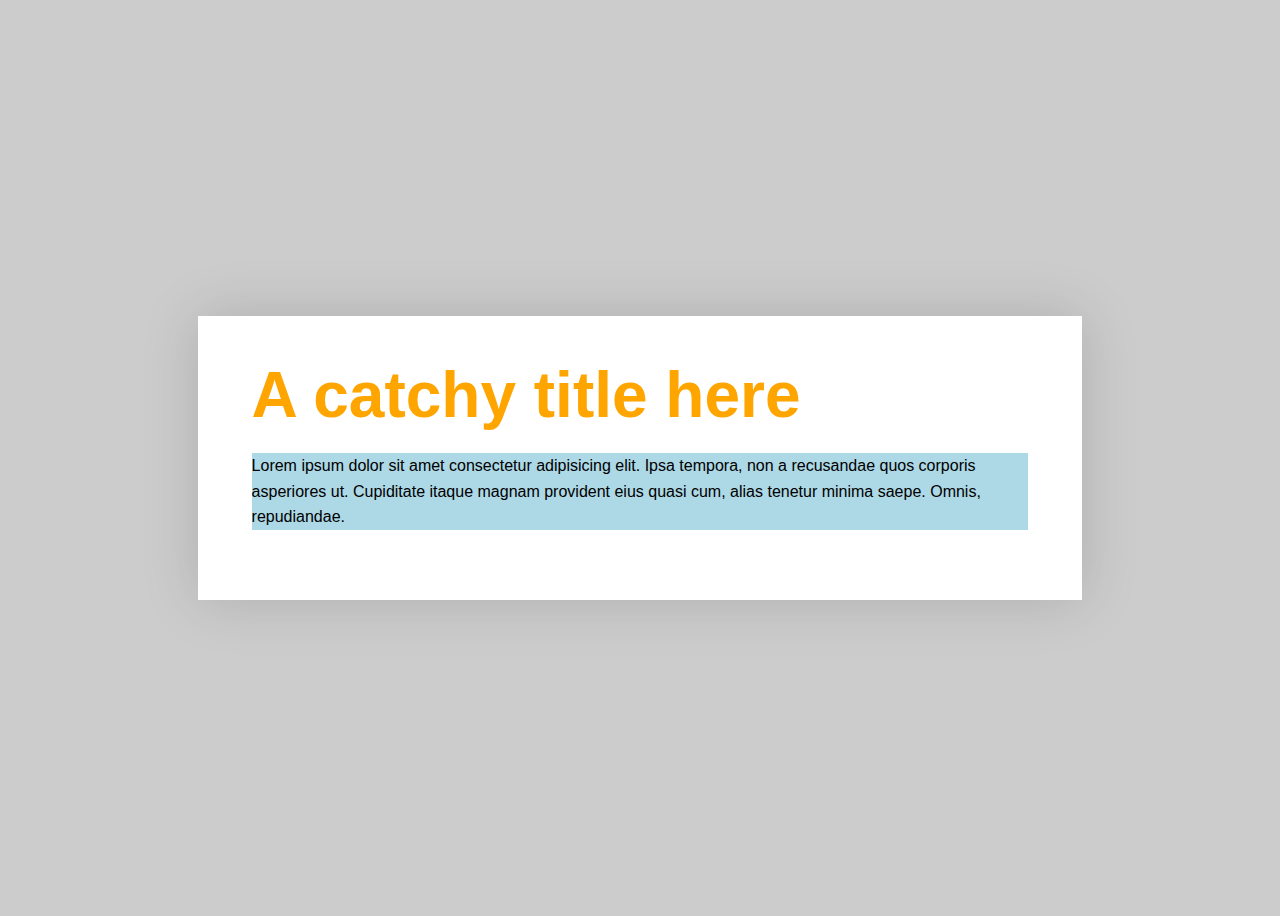
<file: 9_min_max_clamp/index.html>
<!DOCTYPE html>
<html lang="en">

<head>
    <meta charset="UTF-8">
    <meta name="viewport" content="width=device-width, initial-scale=1.0">
    <title>Document</title>
    <link rel="stylesheet" href="style.css">
</head>

<body>
    <div class="content">
        <h1 class="title">A catchy title here</h1>
        <p>Lorem ipsum dolor sit amet consectetur adipisicing elit. Ipsa tempora, non a recusandae quos corporis
            asperiores ut. Cupiditate itaque magnam provident eius quasi cum, alias tenetur minima saepe. Omnis,
            repudiandae.</p>
    </div>
</body>

</html>
</file>
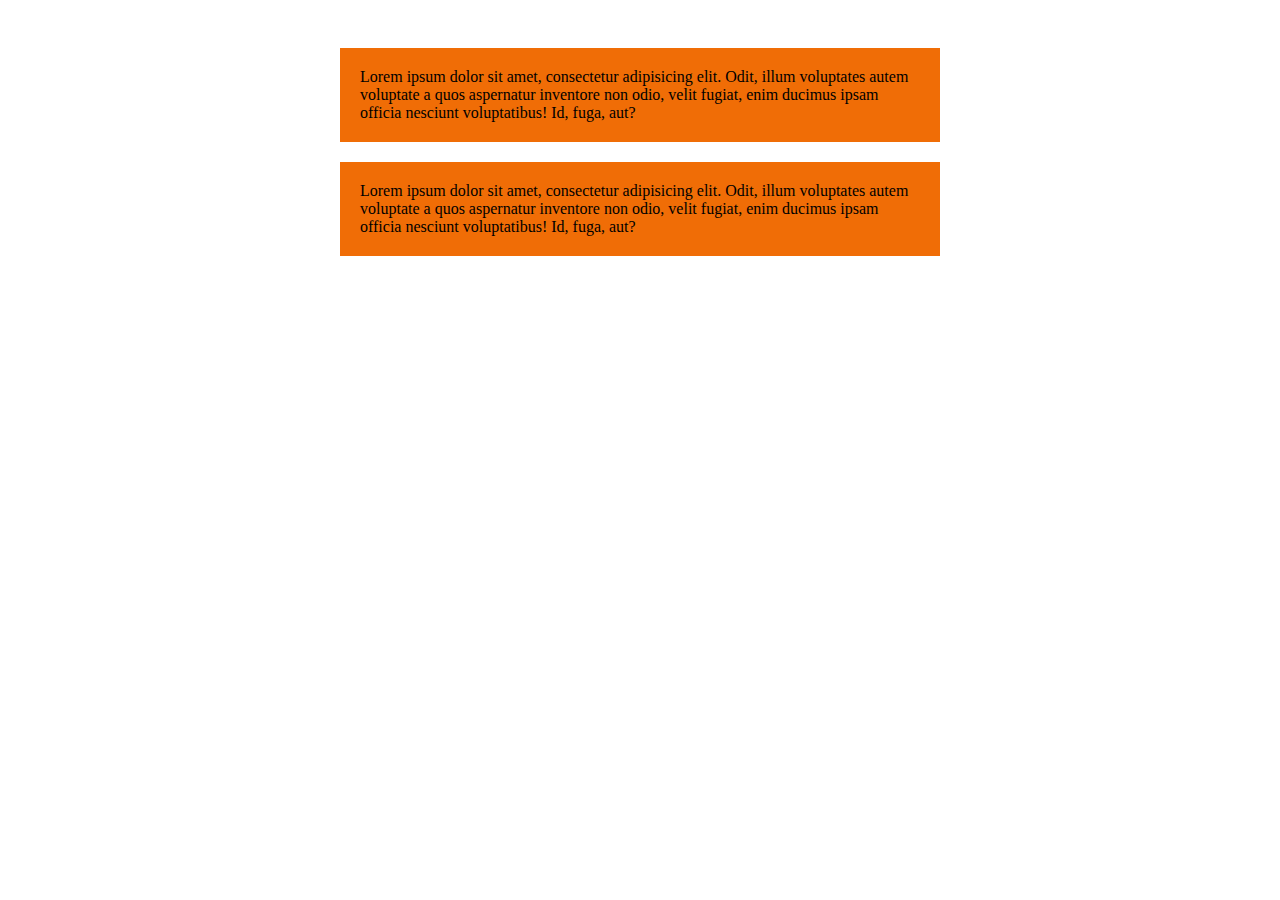
<file: check/index.html>
<!DOCTYPE html>
<html lang="en">
  <head>
    <meta charset="UTF-8" />
    <meta name="viewport" content="width=device-width, initial-scale=1.0" />
    <title>Document</title>
    <link rel="stylesheet" href="style.css" />
  </head>
  <body>
    <div class="one">
      Lorem ipsum dolor sit amet, consectetur adipisicing elit. Odit, illum
      voluptates autem voluptate a quos aspernatur inventore non odio, velit
      fugiat, enim ducimus ipsam officia nesciunt voluptatibus! Id, fuga, aut?
    </div>

    <div class="two">
      Lorem ipsum dolor sit amet, consectetur adipisicing elit. Odit, illum
      voluptates autem voluptate a quos aspernatur inventore non odio, velit
      fugiat, enim ducimus ipsam officia nesciunt voluptatibus! Id, fuga, aut?
    </div>
  </body>
</html>
</file>
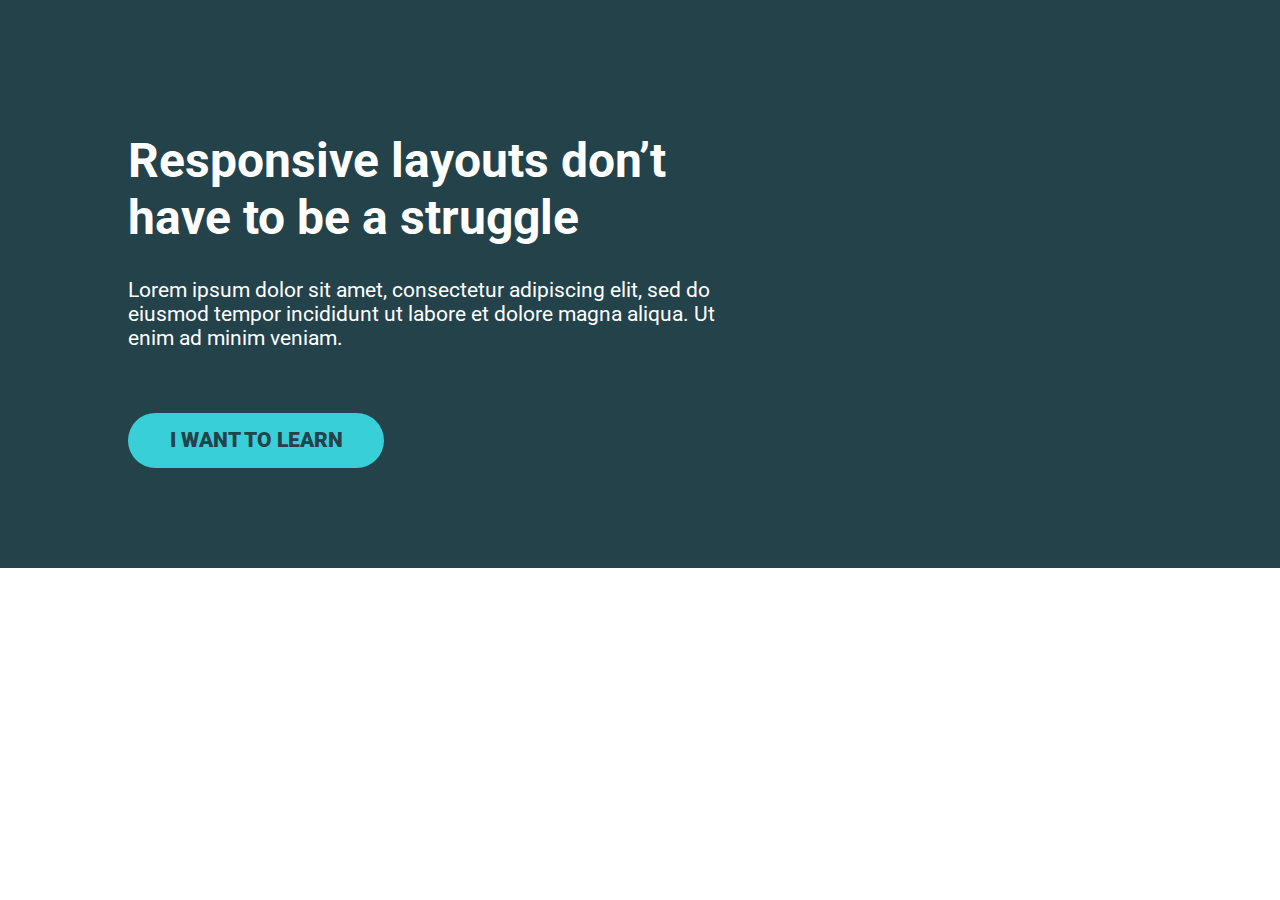
<file: 4_challenge-finished/02-1/index.html>
<!DOCTYPE html>
<html lang="en">
<head>
    <meta charset="UTF-8">
    <meta name="viewport" content="width=device-width, initial-scale=1.0">
    <title>Document</title>
    <link href="https://fonts.googleapis.com/css2?family=Roboto:wght@400;900&display=swap" rel="stylesheet"> 
    <link rel="stylesheet" href="style.css">
</head>
<body>
    <div class="hero">
        <div class="container">
            <div class="hero__text">
                <h1>Responsive layouts don’t have to be a struggle</h1>
                <p>Lorem ipsum dolor sit amet, consectetur adipiscing elit, sed do eiusmod tempor incididunt ut labore et dolore magna aliqua. Ut enim ad minim veniam.</p>
                <a href="#" class="btn">I want to learn</a>
            </div>
        </div>
    </div>
</body>
</html>
</file>
<file: 2_relative_units/style.css>
*{
    box-sizing: border-box;
}

body{
    margin: 0;
}

.parent{
     /* padding: 50px; */
     padding:5em;   /* 1em:(default)16px  it is related to the parent*/
    background-color: #23424A;
    margin:0 auto;
    width: 80%;
} 

.child{
    /* height: 150px; */
    font-size:1em;
    width: 50%;
    padding: 1em;
    /* margin:auto; */
    background-color: #38CFD9;
}

/* 
use percentages rather than fixed values
*/

/* 
if child uses % values in its width and height.That means it calculated based on parent dimensions
*/

/*
em:default 16px .gets defined based on parent

body  2em   32px
  .
  .
parent 2em  {now em becomes 32px(from body)}.So parent has 32px x2 = 64px
  .
  .
child 2em  64px2 = 128px
*/


/*
     rem : based on root element or html
::root{
    font-size:16px;
} 
   (or)
html{
    font-size:16px;
}

.parent{
    font-size:3rem;  //48px
}

.child{
    font-size:3rem; //48px
}


//use em and rem for margin and padding 
margin,padding,width,height depended on font-size 

h1{
    font-size:5em;
    margin-bottom:1em; //margin-bottom is 6*16px
}


//but rem only depends on root element


There is a best use case of em 
in case of button
<a class="btn">Buy</a>
btn{
    padding:1em 3em;
}

.btn--small{
    font-size:0.5em;
}

//here padding depends on fontsize.scaling will be done properly

use rems incase of ems to get consistent spacing(margin) between elements(since margin(em) depends on font-size(em))

font size should be rem 
padding should be "em"
margin should be "rem"
*/
</file>
<file: 3_Enter_Max_width/style.css>
/* INSTRUCTIONS
 *
 * 1) Keep the text inside .intro-content
 *    in the same place, but have the background
 *    extend from one side of the viewport
 *    to the other, no matter how wide or narrow
 *    the browser is.
 *
 * 2) Limit the maximum width of the text in the
 *    bottom area.
 *
 * You may modify the HTML if needed
 * (you probably should for this challenge)
 *
 */

* {
  box-sizing: border-box;
}

body {
  margin: 0;
  font-family: sans-serif;
}

.container {
  /* width: 100%; */
  /* max-width: 750px; */
  margin: 0 auto;
  background: #23424a;
  color: white;
  padding: 50px 0;
}

.intro-content,.bottom-container {
  width: 80%;
  max-width: 750px;
  margin:0 auto;
}

.content{
    width: 50%;
}
</file>
<file: 4_challenge3/style.css>
@import url('https://fonts.googleapis.com/css2?family=Roboto:wght@400;700;900&display=swap');

*{
    box-sizing: border-box;
}


body{
    margin: 0;
    font-family: 'Roboto', sans-serif;
font-size: 1.3rem;
}

h1{
    font-size: 3rem;
    color:white;
}
p{
    font-size: 21px;
    color:white;
}

a{
    background-color: #38CFD9;
    font-weight: bold;
    font-size: 21px;
    color: #136C72;
    text-decoration: none;
    padding: 0.5em;
    border-radius: 50px;
    margin-top:50px;
    display: inline-block;
}
.outer-container{
background-color: #23424A;
padding: 5em;

}
.inner-container{
width: 50%;

}
</file>
<file: 8_Flexbox/style.css>
@import url('https://fonts.googleapis.com/css2?family=Roboto:wght@400;700;900&display=swap');

*{
    box-sizing: border-box;
}


body{
    margin: 0;
    font-family: 'Roboto', sans-serif;
   font-size: 1.3rem;
}

h1{
    font-size: 3rem;
    color:white;
}
p{
    font-size: 21px;
    color:white;
}

a{
    background-color: #38CFD9;
    font-weight: bold;
    font-size: 21px;
    color: #136C72;
    text-decoration: none;
    padding: 0.5em;
    border-radius: 50px;
    margin-top:50px;
    display: inline-block;
}
.outer-container{
background-color: #23424A;
padding: 5em;

}
.inner-container{
width: 50%;

}



.row{
    display: flex;
    flex-direction: row;
    padding: 0 3em;
    /* gap:1.5rem; */
}

.col{
    background-color: blue;
    width: 100%;
}

.col + .col{
    margin-left: 30px;
}
</file>
<file: 8_Flexbox_challenge1/style.css>
/* 
////// For this challenge ///////

- You will have to modify the HTML

- You can add new classes in the HTML
  if you need to

// Requirements
1. The headings in the first row must be
   a different color
2. The two .col at the bottom must go next
   to one another
3. The section at the bottom should have
   a dark background color and a different
   color of text
4. I've removed the "gap" that I created,
   so you'll have to add it back in

   */

*, *::before, *::after {
    box-sizing: border-box;
}

body {
    margin: 0;
    font-family: 'Roboto', sans-serif;
    font-size: 1.3rem;
}

h1 {
    font-size: 3rem;
}

.container {
    width: 80%;
    max-width: 1100px;
    margin: 0 auto;
}

.row {
    /* display: flex => flex container */
    display: flex;
    /* can't use yet */
    gap: 100px;
}

.col {
    /* these are now flex items */
    width: 100%;
}

.hero {
    padding: 100px 0;
    background-color: #23424A;
    color: #FFF;
}

.hero__text {
    width: 60%;
}

.hero p {
    margin-bottom: 3em;
}

.btn {
    display: inline-block;
    text-decoration: none;
    text-transform: uppercase; 
    color: #23424A;
    font-weight: 900;
    background-color: #38CFD9;
    padding: .75em 2em;
    border-radius: 100px;
}

.btn:hover,
.btn:focus {
    opacity: .75; 
}

.three-rows,.two-rows{
    text-align: center;
}

.footer{
    color: white;
    background-color: #23424A;
}


/* if image is flowing out of the flex-container then use following style */

img{
    max-width: 100%;
}
</file>
<file: 8_Flexbox_challenge2/style.css>
/* 
////// For this challenge ///////

- All text is in the text.md file

// Requirements
1. Refer to the design specs for the
   overall layout 
2. The image should line up with
   the sidebar in the section
   below

*/

*, *::before, *::after {
    box-sizing: border-box;
}

body {
    margin: 0;
    font-family: 'Roboto', sans-serif;
    font-size: 1.3rem;
}

img {
    max-width: 100%;
}

h1 {
    font-size: 3rem;
    margin-top: 0;
}

.container {
    width: 80%;
    max-width: 1100px;
    margin: 0 auto;
}


.row {
    /* display: flex => flex container */
    display: flex;
    justify-content: space-between;
    
    /* can't use yet */
    /* gap: 100px; */
}

.col {
    /* these are now flex items */
    width: 100%;
}

.col + .col {
    margin-left: 30px;
}

.hero {
    padding: 100px 0;
    background-color: #23424A;
    color: #FFF;
}

.hero__text,.section-1 { 
    width: 62%;
}

.hero__img ,.section-2{
    width: 32%;
    align-self: flex-start;
}

.hero p {
    margin-bottom: 3em;
}

.btn {
    display: inline-block;
    text-decoration: none;
    text-transform: uppercase; 
    color: #23424A;
    font-weight: 900;
    background-color: #38CFD9;
    padding: .75em 2em;
    border-radius: 100px;
}

.btn:hover,
.btn:focus {
    opacity: .75; 
}


.center{
    text-align: center;
    padding:1em;
    color: white;
}


.section-2{

    background-color: #136C72;
}

.bottom{
    padding: 2em 0;
}

.section-1 h3{
    color:#136C72;
}
</file>
<file: 8_Flexbox_challenge3.1.1/style.css>
/* 
////// For this challenge ///////

- All text is in the text.md file

// Requirements
   1. Get all the navigation items next to one another
   2. Add a space between all the items
*/

*, *::before, *::after {
    box-sizing: border-box;
}

body {
    margin: 0;
    font-family: 'Roboto', sans-serif;
    font-size: 1.3rem;
}

img {
    max-width: 100%;
}

h1 {
    font-size: 3rem;
    margin-top: 0;
}

.section-title {
    color: #87629A;
}

.btn {
    display: inline-block;
    text-decoration: none;
    text-transform: uppercase; 
    color: #23424A;
    font-weight: 900;
    background-color: #38CFD9;
    padding: .75em 2em;
    border-radius: 100px;
}

.btn:hover,
.btn:focus {
    opacity: .75; 
}

.container {
    width: 80%;
    max-width: 1100px;
    margin: 0 auto;
}

.row {
    display: flex;
    justify-content: space-between;
}

.col {
    /* these are now flex items */
    width: 100%;
}

.col + .col {
    margin-left: 30px;
}


header {
    background: #136c72;
    padding: 1em 0;
}

.nav{
    display: flex;
    flex:row;
    justify-content: space-between;
}
.nav__list {
    margin: 0;
    padding: 0;
    list-style: none;
    display: flex;
    align-items: flex-start;
    
}

.nav__item{
    margin-right: 1em;
}

.nav__item--push-right{
    margin-left:auto;
}

.nav__link {
    color: #fff;
    text-decoration: none;
    text-transform: uppercase;;
}

.nav__link--button {
    background: #fff;
    color: #136c72;
    padding: .25em 1em;
    border-radius: 10em;
}

.nav__link:hover {
    opacity: .75;
}


.hero {
    padding: 100px 0;
    background-color: #23424A;
    color: #FFF;
}

.hero__text { 
    width: 62%;
}

.hero__img {
    width: 32%;
    align-self: flex-start;
}

.hero p {
    margin-bottom: 3em;
}

.main {
    margin-top: 3em;
}

.primary-content {
    width: 62%;
}

.sidebar {
    width: 32%;
    padding: 1em;
    text-align: center;
    color: #fff;
    background-color: #136c72;
}
</file>
<file: 8_Flexbox_challenge3.1/style.css>
/* 
////// For this challenge ///////

- All text is in the text.md file

// Requirements
   1. Get all the navigation items next to one another
   2. Add a space between all the items
*/

*, *::before, *::after {
    box-sizing: border-box;
}

body {
    margin: 0;
    font-family: 'Roboto', sans-serif;
    font-size: 1.3rem;
}

img {
    max-width: 100%;
}

h1 {
    font-size: 3rem;
    margin-top: 0;
}

.section-title {
    color: #87629A;
}

.btn {
    display: inline-block;
    text-decoration: none;
    text-transform: uppercase; 
    color: #23424A;
    font-weight: 900;
    background-color: #38CFD9;
    padding: .75em 2em;
    border-radius: 100px;
}

.btn:hover,
.btn:focus {
    opacity: .75; 
}

.container {
    width: 80%;
    max-width: 1100px;
    margin: 0 auto;
}

.row {
    display: flex;
    justify-content: space-between;
}

.col {
    /* these are now flex items */
    width: 100%;
}

.col + .col {
    margin-left: 30px;
}


header {
    background: #136c72;
    padding: 1em 0;
}

.nav__list {
    margin: 0;
    padding: 0;
    list-style: none;
    display: flex;
    align-items: flex-start;
    
}

.nav__item{
    margin-right: 1em;
}

.nav__item--push-right{
    margin-left:auto;
}

.nav__link {
    color: #fff;
    text-decoration: none;
    text-transform: uppercase;;
}

.nav__link--button {
    background: #fff;
    color: #136c72;
    padding: .25em 1em;
    border-radius: 10em;
}

.nav__link:hover {
    opacity: .75;
}


.hero {
    padding: 100px 0;
    background-color: #23424A;
    color: #FFF;
}

.hero__text { 
    width: 62%;
}

.hero__img {
    width: 32%;
    align-self: flex-start;
}

.hero p {
    margin-bottom: 3em;
}

.main {
    margin-top: 3em;
}

.primary-content {
    width: 62%;
}

.sidebar {
    width: 32%;
    padding: 1em;
    text-align: center;
    color: #fff;
    background-color: #136c72;
}
</file>
<file: 8_Flexbox_challenge3.2/style.css>
/* 
////// For this challenge ///////

- All text is in the text.md file

// Requirements
   1. Get all the navigation items next to one another
   2. Add a space between all the items
*/

*, *::before, *::after {
    box-sizing: border-box;
}

body {
    margin: 0;
    font-family: 'Roboto', sans-serif;
    font-size: 1.3rem;
}

img {
    max-width: 100%;
}

h1 {
    font-size: 3rem;
    margin-top: 0;
}

.section-title {
    color: #87629A;
}
.logo{
    margin-right: 1em;
}
.btn {
    display: inline-block;
    text-decoration: none;
    text-transform: uppercase; 
    color: #23424A;
    font-weight: 900;
    background-color: #38CFD9;
    padding: .75em 2em;
    border-radius: 100px;
}

.btn:hover,
.btn:focus {
    opacity: .75; 
}

.container {
    width: 80%;
    max-width: 1100px;
    margin: 0 auto;

}

.row {
    display: flex;
    justify-content: space-between;
}

.col {
    /* these are now flex items */
    width: 100%;
}

.col + .col {
    margin-left: 30px;
}


header {
    background: #136c72;
    padding: 1em 0;
}

.nav{
    display: flex;
    justify-content: space-between;
    align-items: center;
    /* width: 100%; */
/* or */
flex-grow: 1;

}
.nav__list {
    margin: 0;
    padding: 0;
    list-style: none;
    display: flex;
    align-items: center;
    
}

.nav__list--primary{
    margin:0 auto;
}

.nav__item{
    margin-right: 1em;
}

.nav__item--push-right{
    margin-left:auto;
}

.nav__link {
    color: #fff;
    text-decoration: none;
    text-transform: uppercase;;
}

.nav__link--button {
    background: #fff;
    color: #136c72;
    padding: .25em 1em;
    border-radius: 10em;
}

.nav__link:hover {
    opacity: .75;
}


.hero {
    padding: 100px 0;
    background-color: #23424A;
    color: #FFF;
}

.hero__text { 
    width: 62%;
}

.hero__img {
    width: 32%;
    align-self: flex-start;
}

.hero p {
    margin-bottom: 3em;
}

.main {
    margin-top: 3em;
}

.primary-content {
    width: 62%;
}

.sidebar {
    width: 32%;
    padding: 1em;
    text-align: center;
    color: #fff;
    background-color: #136c72;
}
</file>
<file: 8_Flexbox_challenge3.3/style.css>
/* 
////// For this challenge ///////

- All text is in the text.md file

// Requirements
   1. Get all the navigation items next to one another
   2. Add a space between all the items
*/

*, *::before, *::after {
    box-sizing: border-box;
}

body {
    margin: 0;
    font-family: 'Roboto', sans-serif;
    font-size: 1.3rem;
}

img {
    max-width: 100%;
}

h1 {
    font-size: 3rem;
    margin-top: 0;
}

.section-title {
    color: #87629A;
}
.logo{
    margin-right: 1em;
}
.btn {
    display: inline-block;
    text-decoration: none;
    text-transform: uppercase; 
    color: #23424A;
    font-weight: 900;
    background-color: #38CFD9;
    padding: .75em 2em;
    border-radius: 100px;
}

.btn:hover,
.btn:focus {
    opacity: .75; 
}

.container {
    width: 80%;
    max-width: 1100px;
    margin: 0 auto;

}

.row {
    display: flex;
    justify-content: space-between;
}

.col {
    /* these are now flex items */
    width: 100%;
}

.col + .col {
    margin-left: 30px;
}


header {
    background: #136c72;
    padding: 1em 0;
}

.nav{
    display: flex;
    justify-content: space-between;
    align-items: center;
    /* width: 100%; */
/* or */
flex-grow: 1;

}
.nav__list {
    margin: 0;
    padding: 0;
    list-style: none;
    display: flex;
    align-items: center;
    
}

.nav__item{
    margin-right: 1em;
}

.nav__item--push-right{
    margin-left:auto;
}

.nav__link {
    color: #fff;
    text-decoration: none;
    text-transform: uppercase;;
}

.nav__link--button {
    background: #fff;
    color: #136c72;
    padding: .25em 1em;
    border-radius: 10em;
}

.nav__link:hover {
    opacity: .75;
}


.hero {
    padding: 100px 0;
    background-color: #23424A;
    color: #FFF;
}

.hero__text { 
    width: 62%;
}

.hero__img {
    width: 32%;
    align-self: flex-start;
}

.hero p {
    margin-bottom: 3em;
}

.main {
    margin-top: 3em;
}

.primary-content {
    width: 62%;
}

.sidebar {
    width: 32%;
    padding: 1em;
    text-align: center;
    color: #fff;
    background-color: #136c72;
}
</file>
<file: 8_Flexbox_challenge3/style.css>
/* 
////// For this challenge ///////

- All text is in the text.md file

// Requirements
   1. Get all the navigation items next to one another
   2. Add a space between all the items
*/

*, *::before, *::after {
    box-sizing: border-box;
}

body {
    margin: 0;
    font-family: 'Roboto', sans-serif;
    font-size: 1.3rem;
}

img {
    max-width: 100%;
}

h1 {
    font-size: 3rem;
    margin-top: 0;
}

.section-title {
    color: #87629A;
}

.btn {
    display: inline-block;
    text-decoration: none;
    text-transform: uppercase; 
    color: #23424A;
    font-weight: 900;
    background-color: #38CFD9;
    padding: .75em 2em;
    border-radius: 100px;
}

.btn:hover,
.btn:focus {
    opacity: .75; 
}

.container {
    width: 80%;
    max-width: 1100px;
    margin: 0 auto;
}

.row {
    display: flex;
    justify-content: space-between;
}

.col {
    /* these are now flex items */
    width: 100%;
}

.col + .col {
    margin-left: 30px;
}


header {
    background: #136c72;
    padding: 1em 0;
}

.nav__list {
    margin: 0;
    padding: 0;
    list-style: none;
    display: flex;
    align-items: flex-start;
    
}

.nav__item{
    margin-right: 1em;
}

.nav__link {
    color: #fff;
    text-decoration: none;
    text-transform: uppercase;;
}

.nav__link--button {
    background: #fff;
    color: #136c72;
    padding: .25em 1em;
    border-radius: 10em;
}

.nav__link:hover {
    opacity: .75;
}


.hero {
    padding: 100px 0;
    background-color: #23424A;
    color: #FFF;
}

.hero__text { 
    width: 62%;
}

.hero__img {
    width: 32%;
    align-self: flex-start;
}

.hero p {
    margin-bottom: 3em;
}

.main {
    margin-top: 3em;
}

.primary-content {
    width: 62%;
}

.sidebar {
    width: 32%;
    padding: 1em;
    text-align: center;
    color: #fff;
    background-color: #136c72;
}
</file>
<file: 9_min_max_clamp/style.css>
*{
    box-sizing: border-box;
}

:root{
  --clr-body:#fff;
  --clr-bg:#ccc;
  --clr-primary:orange;
}

body{
font-family: basic-sans,sans-serif;
min-height: 100vh;
display: flex;
justify-content: center;
align-items: center;
font-size: 1.125em;
line-height: 1.6;
color: var(--clr-body);
background: var(--clr-bg);
}

.content {
    background :white;
    padding: 3em;
    box-shadow: 0 0 3em rgba(0,0,0,.15);
   
    /* width: min(500px,70%); */
     /* width: 70%;
       max-width:500px;
     */
     /* width: min(400px,45%, 50vh); */
   width: 70%;
     color:black;

}

.title{
    margin:0 0 .5em;

font-weight: 900;
color:var(--clr-primary);
line-height: 0.8;
font-size: clamp(2rem,5vw,5rem);
}

p{
    background-color: lightblue;
    /* width: clamp(200px,50%,20rem); */
    /* 
    min:200px

    after 200px grow to 50% until 20rem
    */

    /* v.v.v.imp */
    /* if we set font size to 3vw;
    when we zoom the website it won't affect the font. So, it's not a good practise
    */

    /* font-size: calc(1vw + 0.5rem); */
    font-size: clamp(1rem,1.25vw,1.25rem);
}
</file>
<file: check/style.css>
.one {
    width: 600px;
    max-width: 100%;
  }
  .two {
    width: 100%;
    max-width: 600px;
  }
  
  
  
  
  
  
  
  
  div {
    background: #f06d06;
    margin: 20px auto;
    padding: 20px;
    width:30px;
  }
  
  * {
    box-sizing: border-box;
  }
  body {
    padding: 20px;
  }
</file>
<file: 4_challenge-finished/02-1/style.css>
*, *::before, *::after {
    box-sizing: border-box;
}

body {
    margin: 0;
    font-family: 'Roboto', sans-serif;
    font-size: 1.3rem;
}

h1 {
    font-size: 3rem;
}

.container {
    width: 80%;
    max-width: 1100px;
    margin: 0 auto;
}

.hero {
    padding: 100px 0;
    background-color: #23424A;
    color: #FFF;
}

.hero__text {
    width: 60%;
}

.hero p {
    margin-bottom: 3em;
}

.btn {
    display: inline-block;
    text-decoration: none;
    text-transform: uppercase;
    color: #23424A;
    font-weight: 900;
    background-color: #38CFD9;
    padding: .75em 2em;
    border-radius: 100px;
}

.btn:hover,
.btn:focus {
    opacity: .75; 
}
</file>
